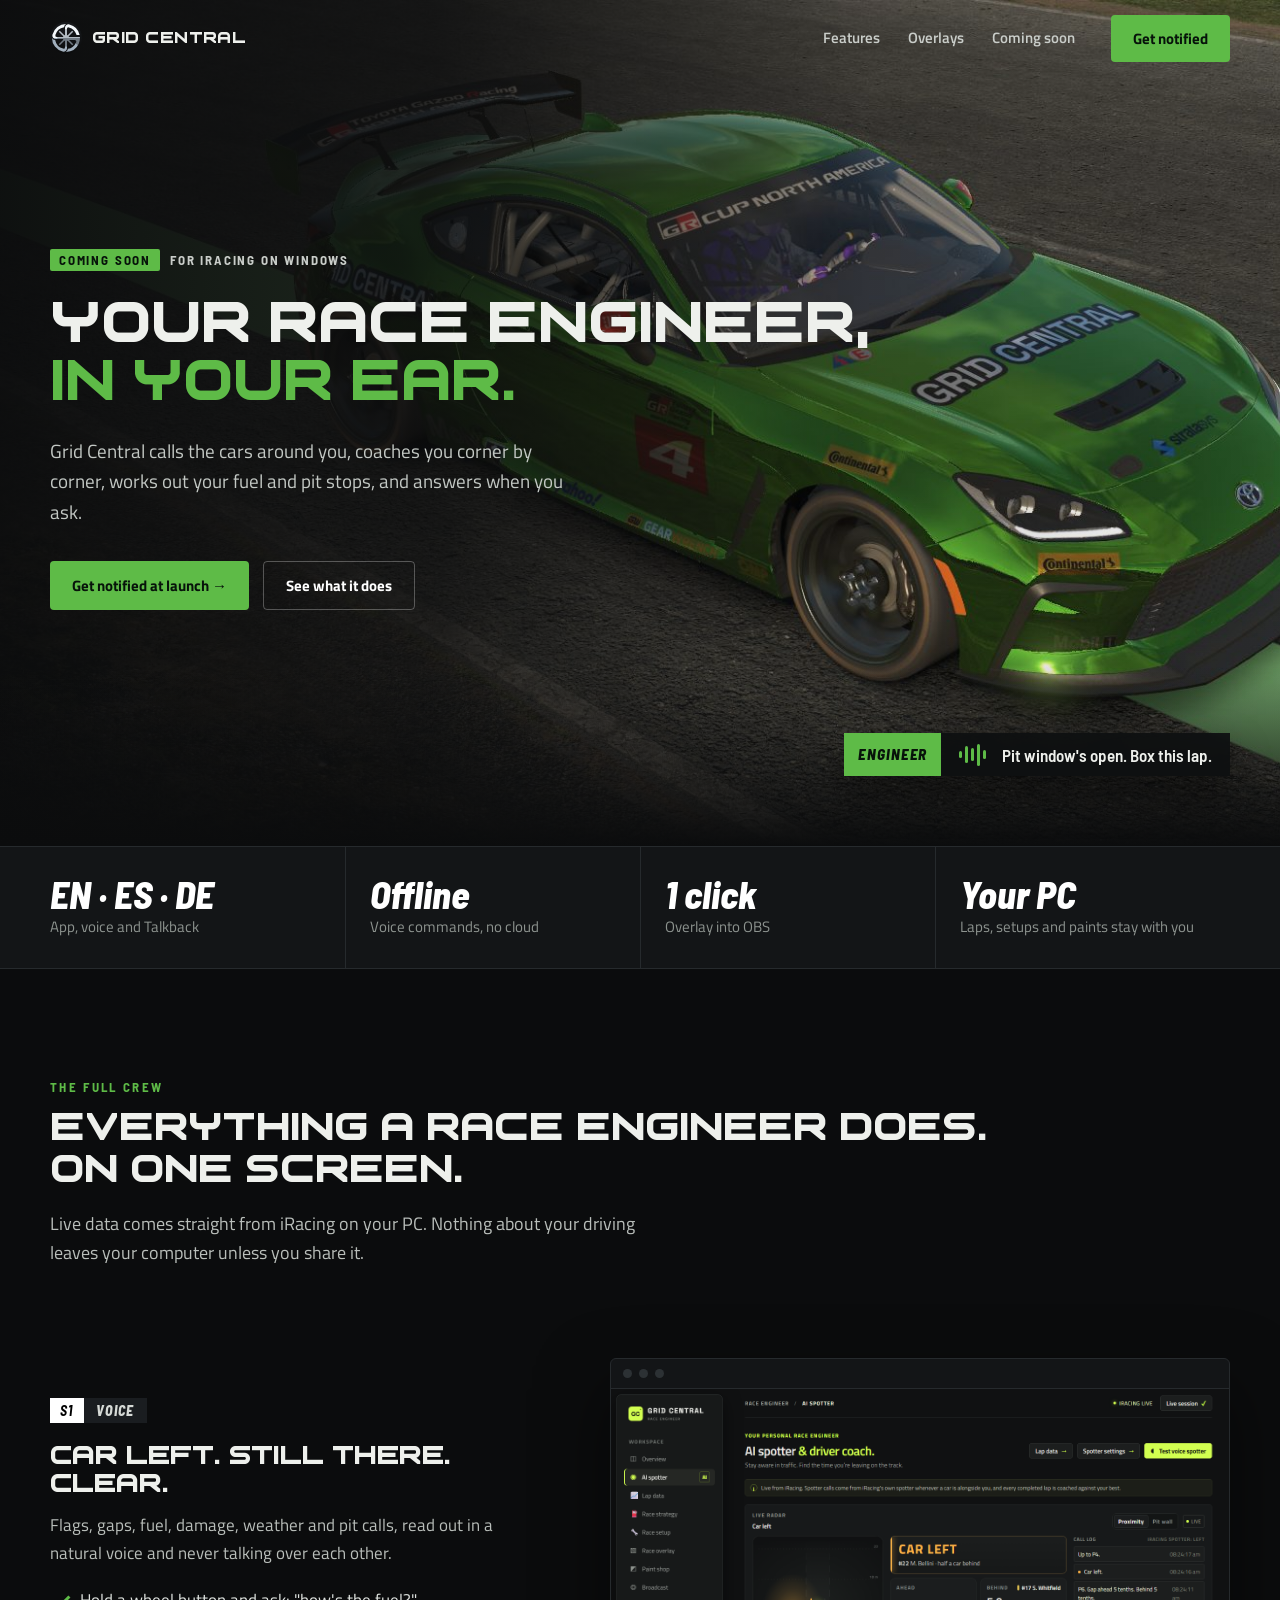
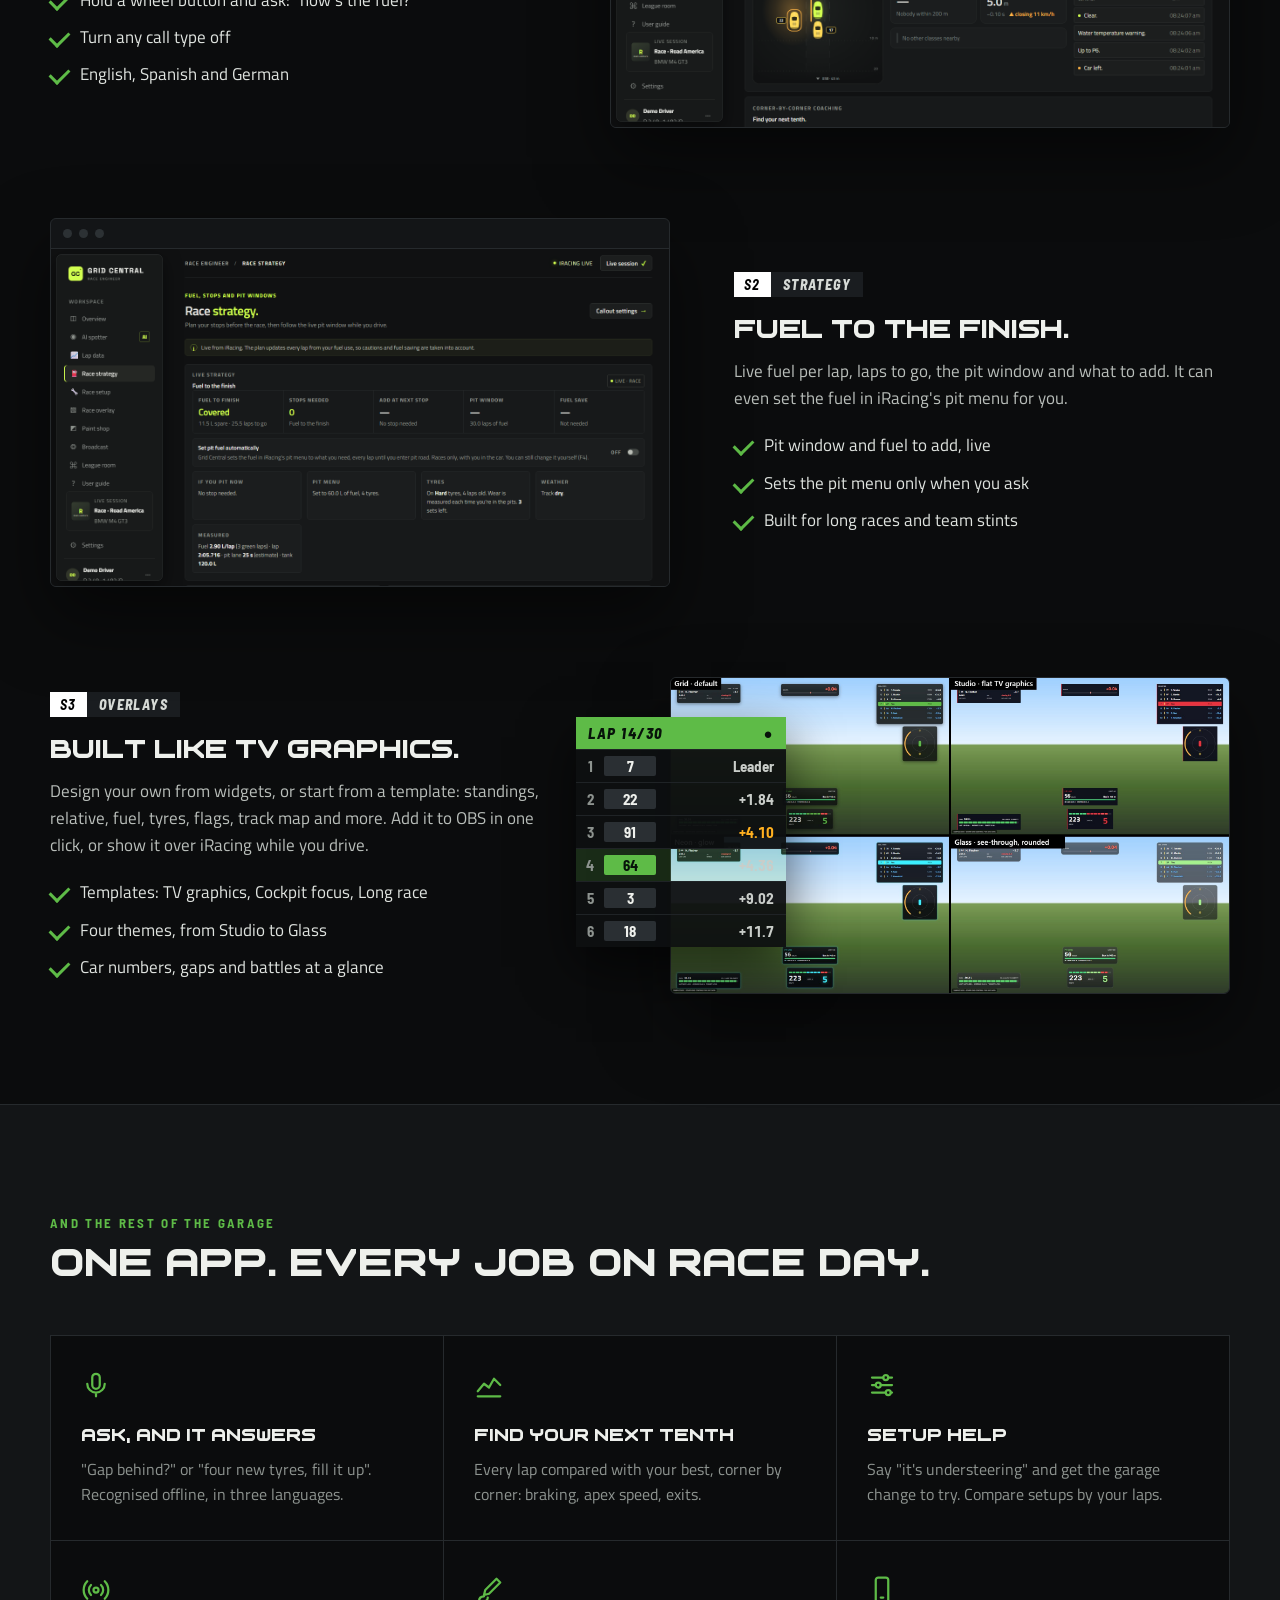
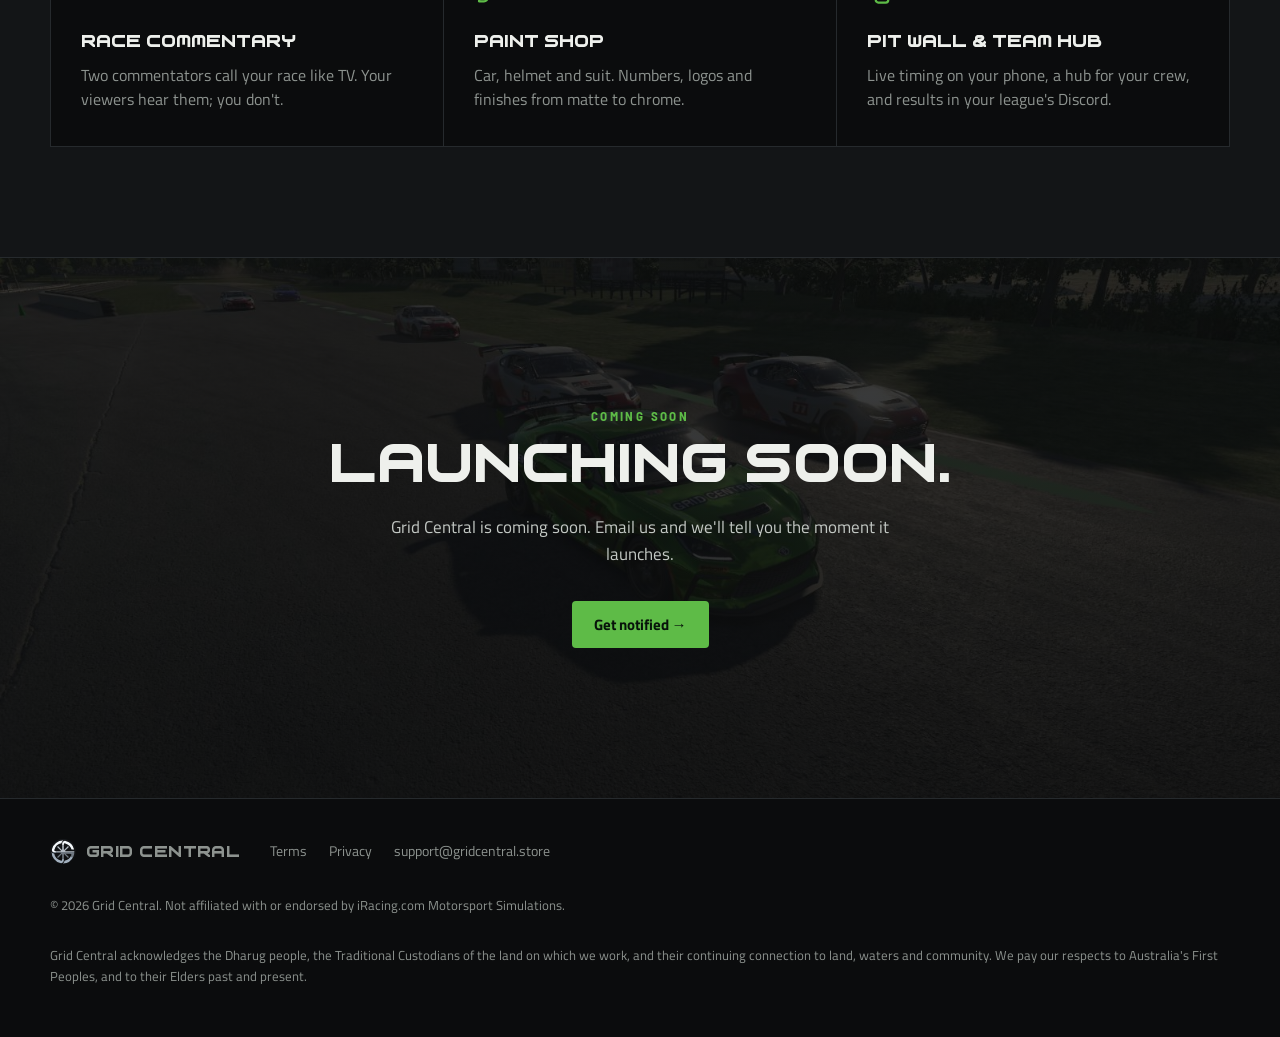
<file: index.html>
<!DOCTYPE html>
<html lang="en">
<head>
<meta charset="UTF-8">
<meta name="viewport" content="width=device-width, initial-scale=1.0">
<meta http-equiv="Content-Security-Policy" content="default-src 'self'; script-src 'self'; style-src 'self' 'unsafe-inline'; img-src 'self'; font-src 'self'; base-uri 'none'; form-action 'none'; object-src 'none'">
<title>Grid Central · Coming Soon</title>
<meta name="description" content="Grid Central is your race engineer for iRacing on Windows: it calls the cars around you, coaches you corner by corner, works out your fuel and pit stops, and answers when you ask. Coming soon.">
<meta property="og:title" content="Grid Central · Coming Soon">
<meta property="og:description" content="Your race engineer, in your ear: a voice spotter, driver coach, live fuel strategy and TV-style overlays for iRacing on Windows. Coming soon.">
<meta property="og:image" content="https://gridcentral.store/site/overview.png">
<meta property="og:type" content="website">
<meta property="og:url" content="https://gridcentral.store/">
<meta name="twitter:card" content="summary_large_image">
<link rel="icon" href="site/icon.svg?v=2" type="image/svg+xml">
<link rel="stylesheet" href="site/fonts/fonts.css">
<!-- The coming soon page (owner's new design, 6 Nov 2026; it replaces the one from 20 Oct): what Grid Central is, until
     the full site (index.html in dist\GitHub upload, with the shop) goes up at launch. Upload it to the website as
     index.html, with site/fonts, site/hero.jpg, site/band.jpg and site/overlay-themes.jpg. Fonts are bundled
     (site/fonts/fonts.css), so nothing is fetched from Google. The two race photos are the owner's own screenshots (6 Nov,
     their Grid Central GR86); the stand-ins in the design samples were iRacing's, from iracing.com, and can't be used. -->
<style>
  :root {
    --bg: #0b0c0d; --s1: #131517; --s2: #1a1d20; --line: #262a2d;
    --text: #eef0ec; --muted: #8d938f; --g: #5ebb47; --g2: #86e06a; --red: #e5322d;
    --cond: 'Barlow Semi Condensed', 'Arial Narrow', sans-serif;
    --body: 'Titillium Web', 'Segoe UI', sans-serif;
    --brand: 'Grid Central Modern', 'Segoe UI', sans-serif;
    --head: 'Grid Central Modern', 'Barlow Semi Condensed', 'Arial Narrow', sans-serif; /* headings: the in-house font, Bold */
  }
  * { box-sizing: border-box; margin: 0; padding: 0; }
  html { scroll-behavior: smooth; }
  body { background: var(--bg); color: var(--text); font: 400 17px/1.6 var(--body); overflow-x: hidden; }
  a { color: inherit; text-decoration: none; }
  img { display: block; max-width: 100%; }
  .wrap { width: min(1180px, 100% - 48px); margin: 0 auto; }

  .ribbon-unused { background: #f2c94c; color: #1a1500; font: 600 13px/1.4 var(--body); text-align: center; padding: 6px 16px; }

  /* nav */
  nav { position: absolute; left: 0; right: 0; z-index: 10; }
  nav .wrap { display: flex; align-items: center; gap: 36px; height: 76px; }
  .logo { display: flex; align-items: center; gap: 10px; font: 700 15px var(--brand); letter-spacing: .03em; }
  nav ul { display: flex; gap: 28px; list-style: none; margin-left: auto; font-weight: 600; font-size: 15px; color: #c9cdc9; }
  nav ul a:hover { color: #fff; }
  .btn { display: inline-flex; align-items: center; gap: 10px; font: 700 15px var(--body); padding: 12px 22px; border-radius: 4px; transition: background .2s, transform .2s; }
  .btn-g { background: var(--g); color: #07130a; }
  .btn-g:hover { background: var(--g2); transform: translateY(-1px); }
  .btn-o { border: 1px solid rgba(255,255,255,.28); color: #fff; }
  .btn-o:hover { border-color: #fff; }

  /* hero */
  .hero { position: relative; min-height: 94vh; display: flex; align-items: center;
    background: linear-gradient(90deg, rgba(11,12,13,.97) 0%, rgba(11,12,13,.82) 34%, rgba(11,12,13,.15) 68%, rgba(11,12,13,.05) 100%),
                url(site/hero.jpg) 30% center / cover; }
  .hero::after { content: ""; position: absolute; inset: auto 0 0 0; height: 180px; background: linear-gradient(transparent, var(--bg)); }
  .hero .wrap { position: relative; z-index: 2; padding: 130px 0 120px; }
  .live { display: inline-flex; align-items: center; gap: 10px; font: 700 13px var(--cond); letter-spacing: .14em; text-transform: uppercase; }
  .live b { background: var(--g); color: #07130a; padding: 3px 9px; border-radius: 2px; }
  .live span { color: #c9cdc9; }
  h1 { font: 700 clamp(2.2rem, 4.4vw, 3.8rem)/1.02 var(--head); text-transform: uppercase; margin: 22px 0 26px; max-width: 15em; }
  h1 em { color: var(--g); font-style: inherit; display: block; }
  .hero p { max-width: 520px; color: #c3c8c4; font-size: 19px; }
  .hero .ctas { display: flex; gap: 14px; margin-top: 34px; flex-wrap: wrap; }

  .lower-third { position: absolute; z-index: 3; right: max(24px, calc((100% - 1180px) / 2)); bottom: 70px; display: flex; align-items: stretch; box-shadow: 0 18px 40px rgba(0,0,0,.45); }
  .lower-third .who { background: var(--g); color: #07130a; font: italic 800 15px/1 var(--cond); letter-spacing: .08em; padding: 14px 14px; display: flex; align-items: center; }
  .lower-third .say { background: rgba(14,16,17,.92); backdrop-filter: blur(6px); padding: 10px 18px; display: flex; align-items: center; gap: 16px; font: 600 17px var(--cond); }
  .wave { display: flex; gap: 3px; align-items: center; height: 22px; }
  .wave i { width: 3px; background: var(--g); border-radius: 2px; animation: wv 1s ease-in-out infinite; }
  .wave i:nth-child(1) { height: 30%; } .wave i:nth-child(2) { height: 80%; animation-delay: -.2s; } .wave i:nth-child(3) { height: 55%; animation-delay: -.5s; }
  .wave i:nth-child(4) { height: 100%; animation-delay: -.7s; } .wave i:nth-child(5) { height: 40%; animation-delay: -.3s; }
  @keyframes wv { 50% { transform: scaleY(.35); } }

  /* stats strip */
  .strip { border-top: 1px solid var(--line); border-bottom: 1px solid var(--line); background: var(--s1); }
  .strip .wrap { display: grid; grid-template-columns: repeat(4, 1fr); }
  .stat { padding: 28px 24px; border-left: 1px solid var(--line); }
  .stat:first-child { border-left: 0; padding-left: 0; }
  .stat b { display: block; font: italic 800 38px/1 var(--cond); color: #fff; }
  .stat span { color: var(--muted); font-size: 15px; }

  /* sectors */
  section { padding: 110px 0; }
  .eyebrow { font: 700 13px var(--cond); letter-spacing: .18em; text-transform: uppercase; color: var(--g); }
  h2 { font: 700 clamp(1.6rem, 3vw, 2.5rem)/1.08 var(--head); text-transform: uppercase; margin: 12px 0 20px; }
  .lead { color: #b9beba; max-width: 620px; font-size: 18px; }
  .sector { display: grid; grid-template-columns: 1fr 1.25fr; gap: 64px; align-items: center; margin-top: 90px; }
  .sector.flip { grid-template-columns: 1.25fr 1fr; }
  .sector.flip .txt { order: 2; }
  .sector-tag { display: inline-flex; font: italic 800 14px var(--cond); letter-spacing: .1em; }
  .sector-tag b { background: #fff; color: #000; padding: 4px 10px; }
  .sector-tag span { background: var(--s2); padding: 4px 12px; color: #d6dad6; }
  .sector h3 { font: 700 1.6rem/1.1 var(--head); text-transform: uppercase; margin: 18px 0 14px; }
  .sector p { color: #b9beba; }
  .ticks { list-style: none; margin-top: 20px; display: grid; gap: 10px; }
  .ticks li { padding-left: 30px; position: relative; color: #dfe3df; }
  .ticks li::before { content: ""; position: absolute; left: 0; top: 7px; width: 16px; height: 9px; border-left: 3px solid var(--g); border-bottom: 3px solid var(--g); transform: rotate(-45deg); }
  .frame { position: relative; border: 1px solid var(--line); background: var(--s1); border-radius: 6px; overflow: hidden; box-shadow: 0 30px 70px rgba(0,0,0,.5); }
  .frame .bar { height: 30px; display: flex; align-items: center; gap: 7px; padding: 0 12px; border-bottom: 1px solid var(--line); }
  .frame .bar i { width: 9px; height: 9px; border-radius: 50%; background: #2c3134; }
  .visual { position: relative; }
  .frame.shift { margin-left: 60px; }

  /* timing tower */
  .tower { position: absolute; left: -34px; top: 40px; width: 210px; font: 700 15px var(--cond); box-shadow: 0 20px 50px rgba(0,0,0,.6); z-index: 2; }
  .tower .hd { background: var(--g); color: #07130a; font-style: italic; font-weight: 800; letter-spacing: .1em; padding: 7px 12px; display: flex; justify-content: space-between; }
  .tower .row { display: grid; grid-template-columns: 28px 52px 1fr; align-items: center; background: rgba(13,15,16,.95); border-top: 1px solid #1f2326; padding: 6px 12px 6px 0; }
  .tower .row .p { text-align: center; color: var(--muted); }
  .tower .row .n { background: #2a2f33; text-align: center; padding: 1px 0; border-radius: 2px; }
  .tower .row .gap { text-align: right; color: #c9cdc9; font-variant-numeric: tabular-nums; }
  .tower .row.me { background: rgba(94,187,71,.18); }
  .tower .row.me .n { background: var(--g); color: #07130a; }
  .tower .row.fight .gap { color: #ffb020; }

  /* more */
  .more { background: var(--s1); border-top: 1px solid var(--line); border-bottom: 1px solid var(--line); }
  .grid6 { display: grid; grid-template-columns: repeat(3, 1fr); gap: 1px; background: var(--line); border: 1px solid var(--line); margin-top: 50px; }
  .card { background: var(--bg); padding: 34px 30px; transition: background .2s; }
  .card:hover { background: #101214; }
  .card svg { width: 30px; height: 30px; stroke: var(--g); fill: none; stroke-width: 1.8; stroke-linecap: round; stroke-linejoin: round; }
  .card h3 { font: 700 1.05rem/1.25 var(--head); text-transform: uppercase; margin: 18px 0 10px; }
  .card p { color: var(--muted); font-size: 15.5px; }

  /* cta */
  .cta { position: relative; padding: 150px 0; text-align: center; background: linear-gradient(rgba(11,12,13,.78), rgba(11,12,13,.9)), url(site/band.jpg) center / cover; }
  .cta h2 { font-size: clamp(2rem, 4.2vw, 3.4rem); }
  .cta p { color: #c3c8c4; max-width: 560px; margin: 0 auto 32px; }

  footer { border-top: 1px solid var(--line); padding: 40px 0 50px; color: var(--muted); font-size: 14px; }
  footer .wrap { display: flex; gap: 30px; align-items: center; flex-wrap: wrap; }
  footer ul { display: flex; flex-wrap: wrap; gap: 8px 22px; list-style: none; }
  footer ul a:hover { color: #fff; }
  footer .fine { flex-basis: 100%; font-size: 13px; color: var(--muted); }

  @media (max-width: 900px) {
    nav ul { display: none; }
    .lower-third { display: none; }
    .strip .wrap { grid-template-columns: 1fr 1fr; }
    .stat { border-left: 0; padding-left: 0; }
    .sector, .sector.flip { grid-template-columns: 1fr; gap: 36px; }
    .sector.flip .txt { order: 0; }
    .hero { background-position: 0 0, 62% center; }
    .tower { position: static; width: auto; max-width: 260px; margin: 0 0 16px; font-size: 13px; }
    .frame.shift { margin-left: 0; }
    .stat b { font-size: 30px; }
    .grid6 { grid-template-columns: 1fr; }
  }
  @media (prefers-reduced-motion: reduce) { .wave i { animation: none; } html { scroll-behavior: auto; } }
</style>
</head>
<body>

<nav>
  <div class="wrap">
    <a class="logo" href="#"><img src="site/icon.svg?v=2" alt="" width="32" height="32">GRID CENTRAL</a>
    <ul><li><a href="#features">Features</a></li><li><a href="#overlays">Overlays</a></li><li><a href="#soon">Coming soon</a></li></ul>
    <a class="btn btn-g" href="#soon">Get notified</a>
  </div>
</nav>

<header class="hero">
  <div class="wrap">
    <div class="live"><b>Coming soon</b><span>For iRacing on Windows</span></div>
    <h1>Your race engineer, <em>in your ear.</em></h1>
    <p>Grid Central calls the cars around you, coaches you corner by corner, works out your fuel and pit stops, and answers when you ask.</p>
    <div class="ctas"><a class="btn btn-g" href="#soon">Get notified at launch →</a><a class="btn btn-o" href="#features">See what it does</a></div>
  </div>
  <div class="lower-third" aria-hidden="true">
    <div class="who">ENGINEER</div>
    <div class="say"><div class="wave"><i></i><i></i><i></i><i></i><i></i></div>Pit window's open. Box this lap.</div>
  </div>
</header>

<div class="strip">
  <div class="wrap">
    <div class="stat"><b>EN · ES · DE</b><span>App, voice and Talkback</span></div>
    <div class="stat"><b>Offline</b><span>Voice commands, no cloud</span></div>
    <div class="stat"><b>1 click</b><span>Overlay into OBS</span></div>
    <div class="stat"><b>Your PC</b><span>Laps, setups and paints stay with you</span></div>
  </div>
</div>

<section id="features">
  <div class="wrap">
    <div class="eyebrow">The full crew</div>
    <h2>Everything a race engineer does.<br>On one screen.</h2>
    <p class="lead">Live data comes straight from iRacing on your PC. Nothing about your driving leaves your computer unless you share it.</p>

    <div class="sector">
      <div class="txt">
        <div class="sector-tag"><b>S1</b><span>VOICE</span></div>
        <h3>Car left. Still there. Clear.</h3>
        <p>Flags, gaps, fuel, damage, weather and pit calls, read out in a natural voice and never talking over each other.</p>
        <ul class="ticks"><li>Hold a wheel button and ask: "how's the fuel?"</li><li>Turn any call type off</li><li>English, Spanish and German</li></ul>
      </div>
      <div class="visual"><div class="frame"><div class="bar"><i></i><i></i><i></i></div><img src="site/spotter.png" alt="Grid Central's AI spotter screen"></div></div>
    </div>

    <div class="sector flip">
      <div class="txt">
        <div class="sector-tag"><b>S2</b><span>STRATEGY</span></div>
        <h3>Fuel to the finish.</h3>
        <p>Live fuel per lap, laps to go, the pit window and what to add. It can even set the fuel in iRacing's pit menu for you.</p>
        <ul class="ticks"><li>Pit window and fuel to add, live</li><li>Sets the pit menu only when you ask</li><li>Built for long races and team stints</li></ul>
      </div>
      <div class="visual"><div class="frame"><div class="bar"><i></i><i></i><i></i></div><img src="site/strategy.png" alt="Grid Central's race strategy screen"></div></div>
    </div>

    <div class="sector" id="overlays">
      <div class="txt">
        <div class="sector-tag"><b>S3</b><span>OVERLAYS</span></div>
        <h3>Built like TV graphics.</h3>
        <p>Design your own from widgets, or start from a template: standings, relative, fuel, tyres, flags, track map and more. Add it to OBS in one click, or show it over iRacing while you drive.</p>
        <ul class="ticks"><li>Templates: TV graphics, Cockpit focus, Long race</li><li>Four themes, from Studio to Glass</li><li>Car numbers, gaps and battles at a glance</li></ul>
      </div>
      <div class="visual">
        <div class="tower" aria-hidden="true">
          <div class="hd"><span>LAP 14/30</span><span>●</span></div>
          <div class="row"><span class="p">1</span><span class="n">7</span><span class="gap">Leader</span></div>
          <div class="row"><span class="p">2</span><span class="n">22</span><span class="gap">+1.84</span></div>
          <div class="row fight"><span class="p">3</span><span class="n">91</span><span class="gap">+4.10</span></div>
          <div class="row me"><span class="p">4</span><span class="n">64</span><span class="gap">+4.36</span></div>
          <div class="row"><span class="p">5</span><span class="n">3</span><span class="gap">+9.02</span></div>
          <div class="row"><span class="p">6</span><span class="n">18</span><span class="gap">+11.7</span></div>
        </div>
        <div class="frame shift"><img src="site/overlay-themes.jpg" alt="Grid Central overlay themes"></div>
      </div>
    </div>
  </div>
</section>

<section class="more">
  <div class="wrap">
    <div class="eyebrow">And the rest of the garage</div>
    <h2>One app. Every job on race day.</h2>
    <div class="grid6">
      <div class="card"><svg viewBox="0 0 24 24"><path d="M12 3a3 3 0 0 0-3 3v6a3 3 0 0 0 6 0V6a3 3 0 0 0-3-3z"/><path d="M5 11a7 7 0 0 0 14 0M12 18v3"/></svg><h3>Ask, and it answers</h3><p>"Gap behind?" or "four new tyres, fill it up". Recognised offline, in three languages.</p></div>
      <div class="card"><svg viewBox="0 0 24 24"><path d="M3 17l5-6 4 3 4-7 5 5"/><path d="M3 21h18"/></svg><h3>Find your next tenth</h3><p>Every lap compared with your best, corner by corner: braking, apex speed, exits.</p></div>
      <div class="card"><svg viewBox="0 0 24 24"><path d="M4 6h9M17 6h3M4 12h3M11 12h9M4 18h11M19 18h1"/><circle cx="15" cy="6" r="2"/><circle cx="9" cy="12" r="2"/><circle cx="17" cy="18" r="2"/></svg><h3>Setup help</h3><p>Say "it's understeering" and get the garage change to try. Compare setups by your laps.</p></div>
      <div class="card"><svg viewBox="0 0 24 24"><circle cx="12" cy="12" r="2"/><path d="M8 8a5.5 5.5 0 0 0 0 8M16 8a5.5 5.5 0 0 1 0 8M5 5a10 10 0 0 0 0 14M19 5a10 10 0 0 1 0 14"/></svg><h3>Race commentary</h3><p>Two commentators call your race like TV. Your viewers hear them; you don't.</p></div>
      <div class="card"><svg viewBox="0 0 24 24"><path d="M18 3l3 3-9 9-4 1 1-4z"/><path d="M8 17c-2 0-4 1-4 4h4a3 3 0 0 0 3-3"/></svg><h3>Paint shop</h3><p>Car, helmet and suit. Numbers, logos and finishes from matte to chrome.</p></div>
      <div class="card"><svg viewBox="0 0 24 24"><rect x="7" y="2" width="10" height="20" rx="2"/><path d="M11 18h2"/></svg><h3>Pit wall &amp; team hub</h3><p>Live timing on your phone, a hub for your crew, and results in your league's Discord.</p></div>
    </div>
  </div>
</section>

<section class="cta" id="soon">
  <div class="wrap">
    <div class="eyebrow">Coming soon</div>
    <h2>Launching soon.</h2>
    <p>Grid Central is coming soon. Email us and we'll tell you the moment it launches.</p>
    <div class="ctas" style="justify-content:center;display:flex;gap:14px;flex-wrap:wrap"><a class="btn btn-g" href="mailto:support@gridcentral.store?subject=Tell%20me%20when%20Grid%20Central%20launches">Get notified →</a></div>
  </div>
</section>

<footer>
  <div class="wrap">
    <a class="logo" href="#"><img src="site/icon.svg?v=2" alt="" width="26" height="26">GRID CENTRAL</a>
    <ul><li><a href="terms.html">Terms</a></li><li><a href="privacy.html">Privacy</a></li><li><a href="mailto:support@gridcentral.store">support@gridcentral.store</a></li></ul>
    <p class="fine">© 2026 Grid Central. Not affiliated with or endorsed by iRacing.com Motorsport Simulations.</p>
    <p class="fine">Grid Central acknowledges the Dharug people, the Traditional Custodians of the land on which we work, and their continuing connection to land, waters and community. We pay our respects to Australia's First Peoples, and to their Elders past and present.</p>
  </div>
</footer>

</body>
</html>
</file>
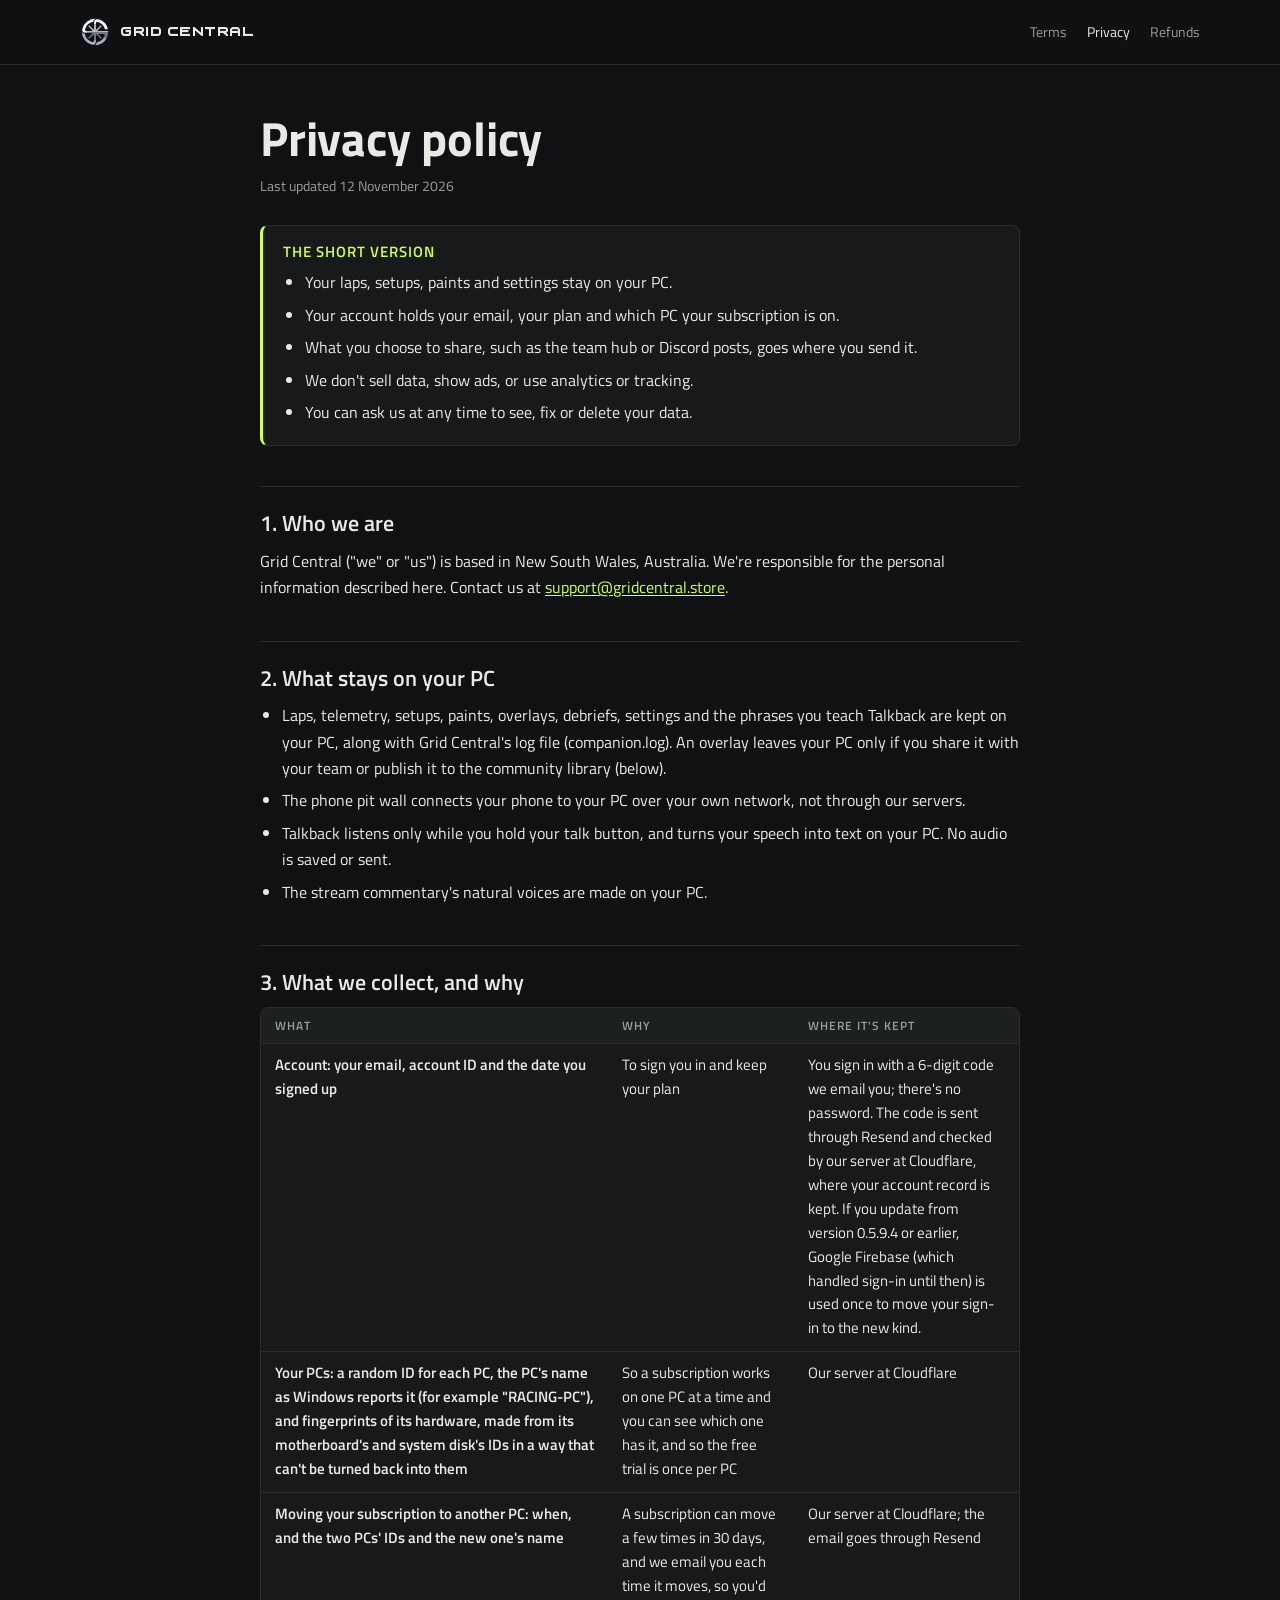
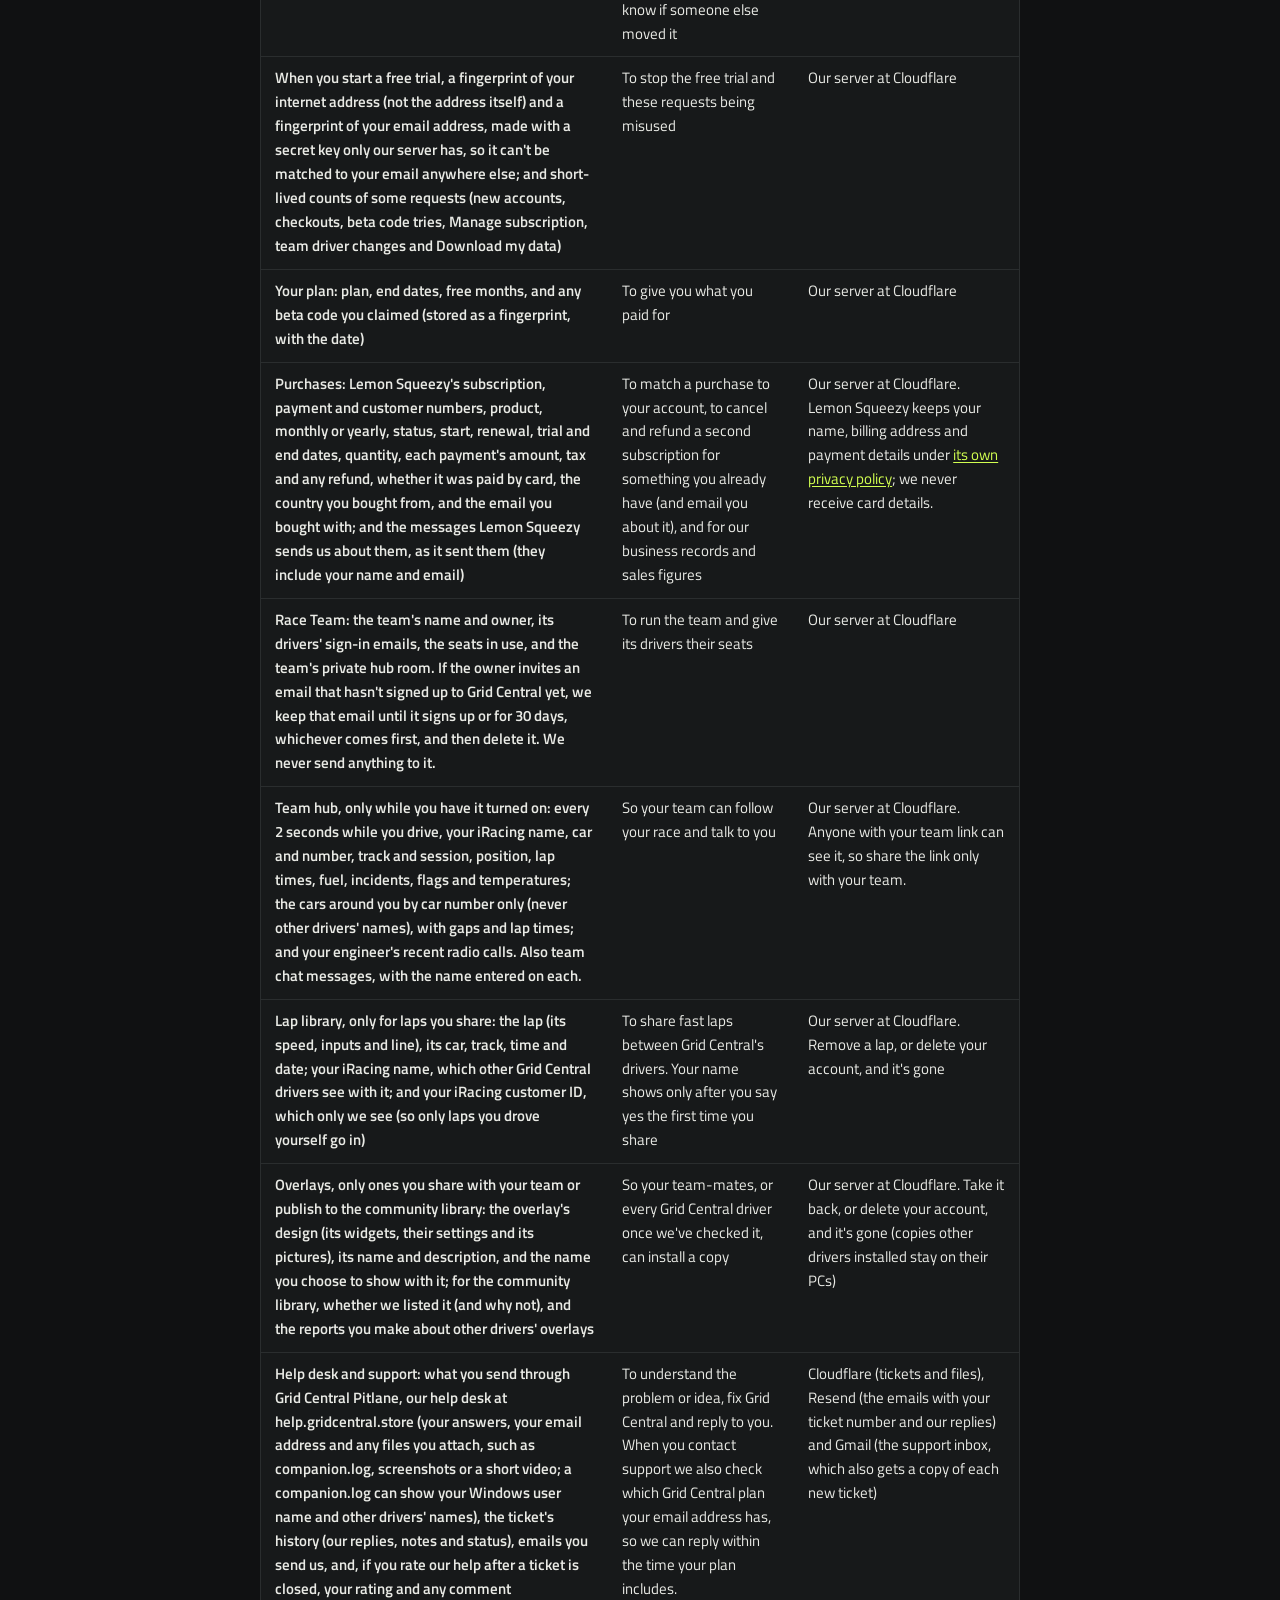
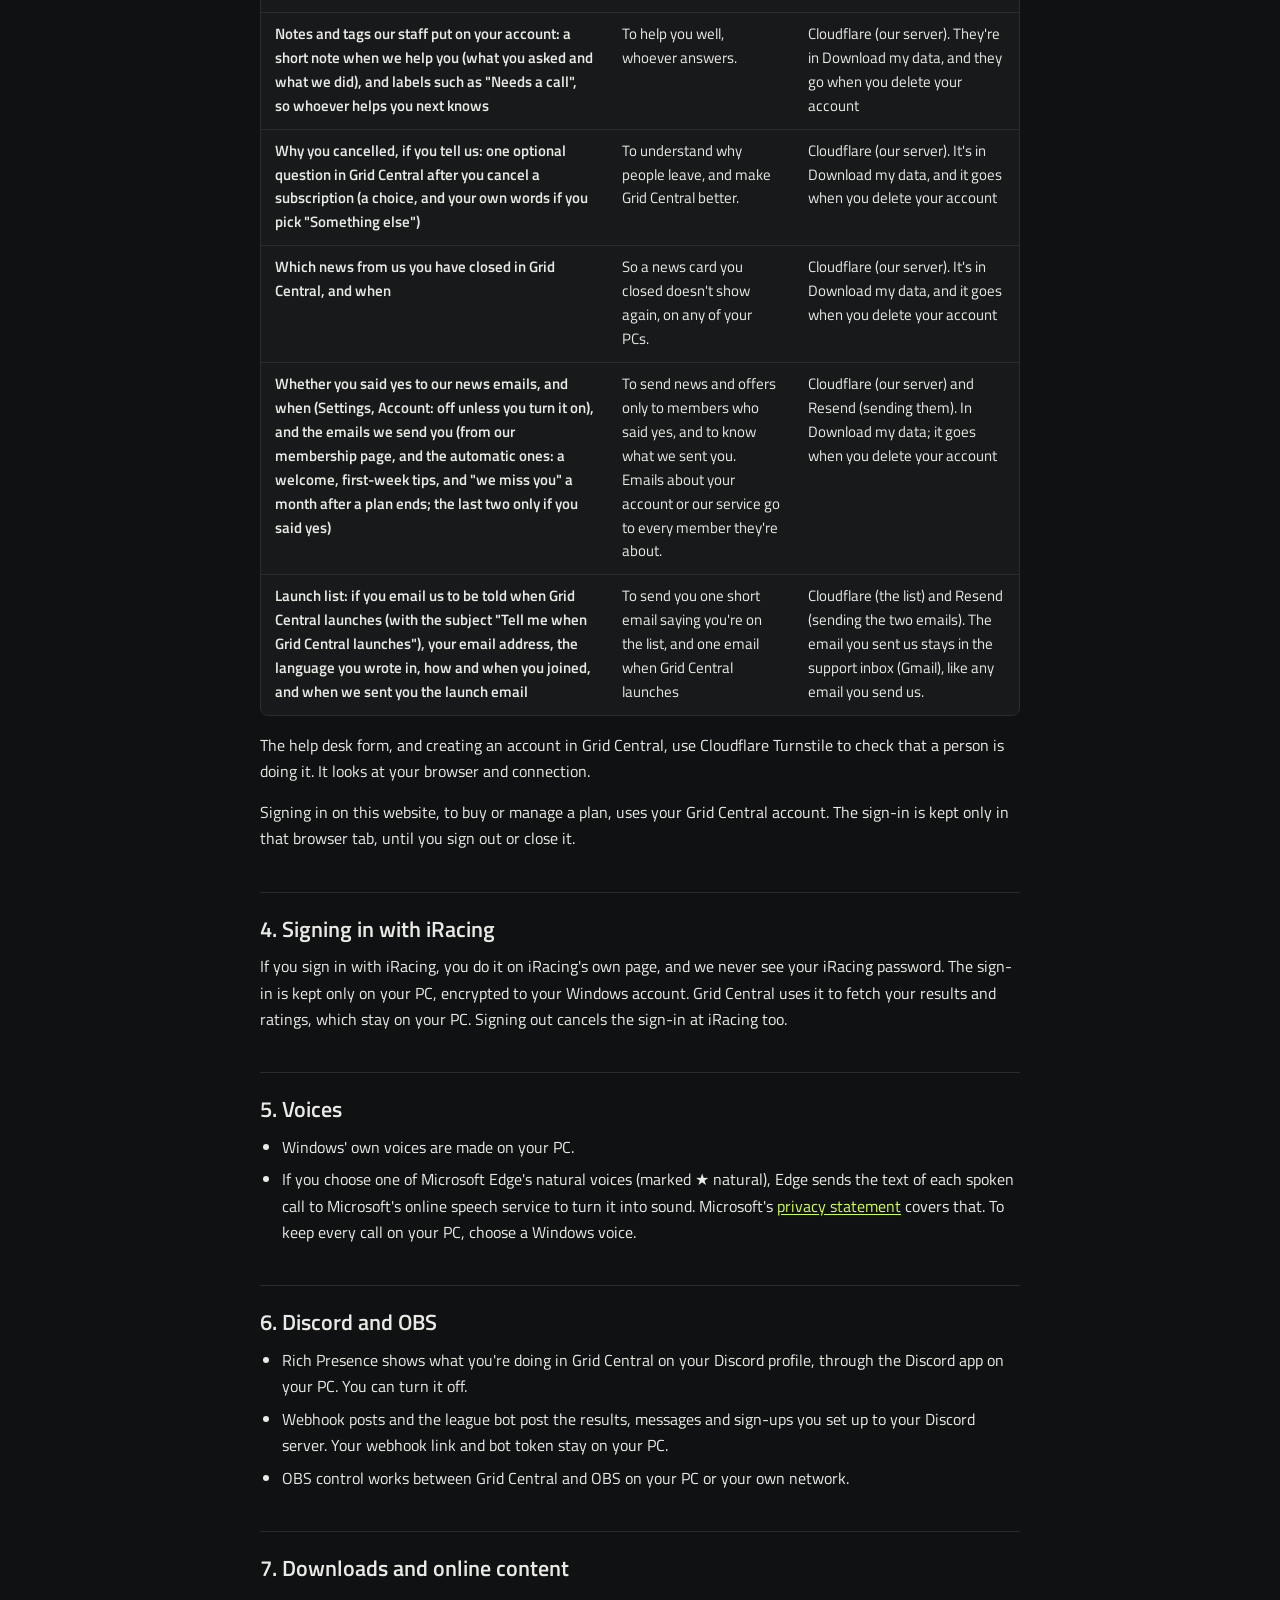
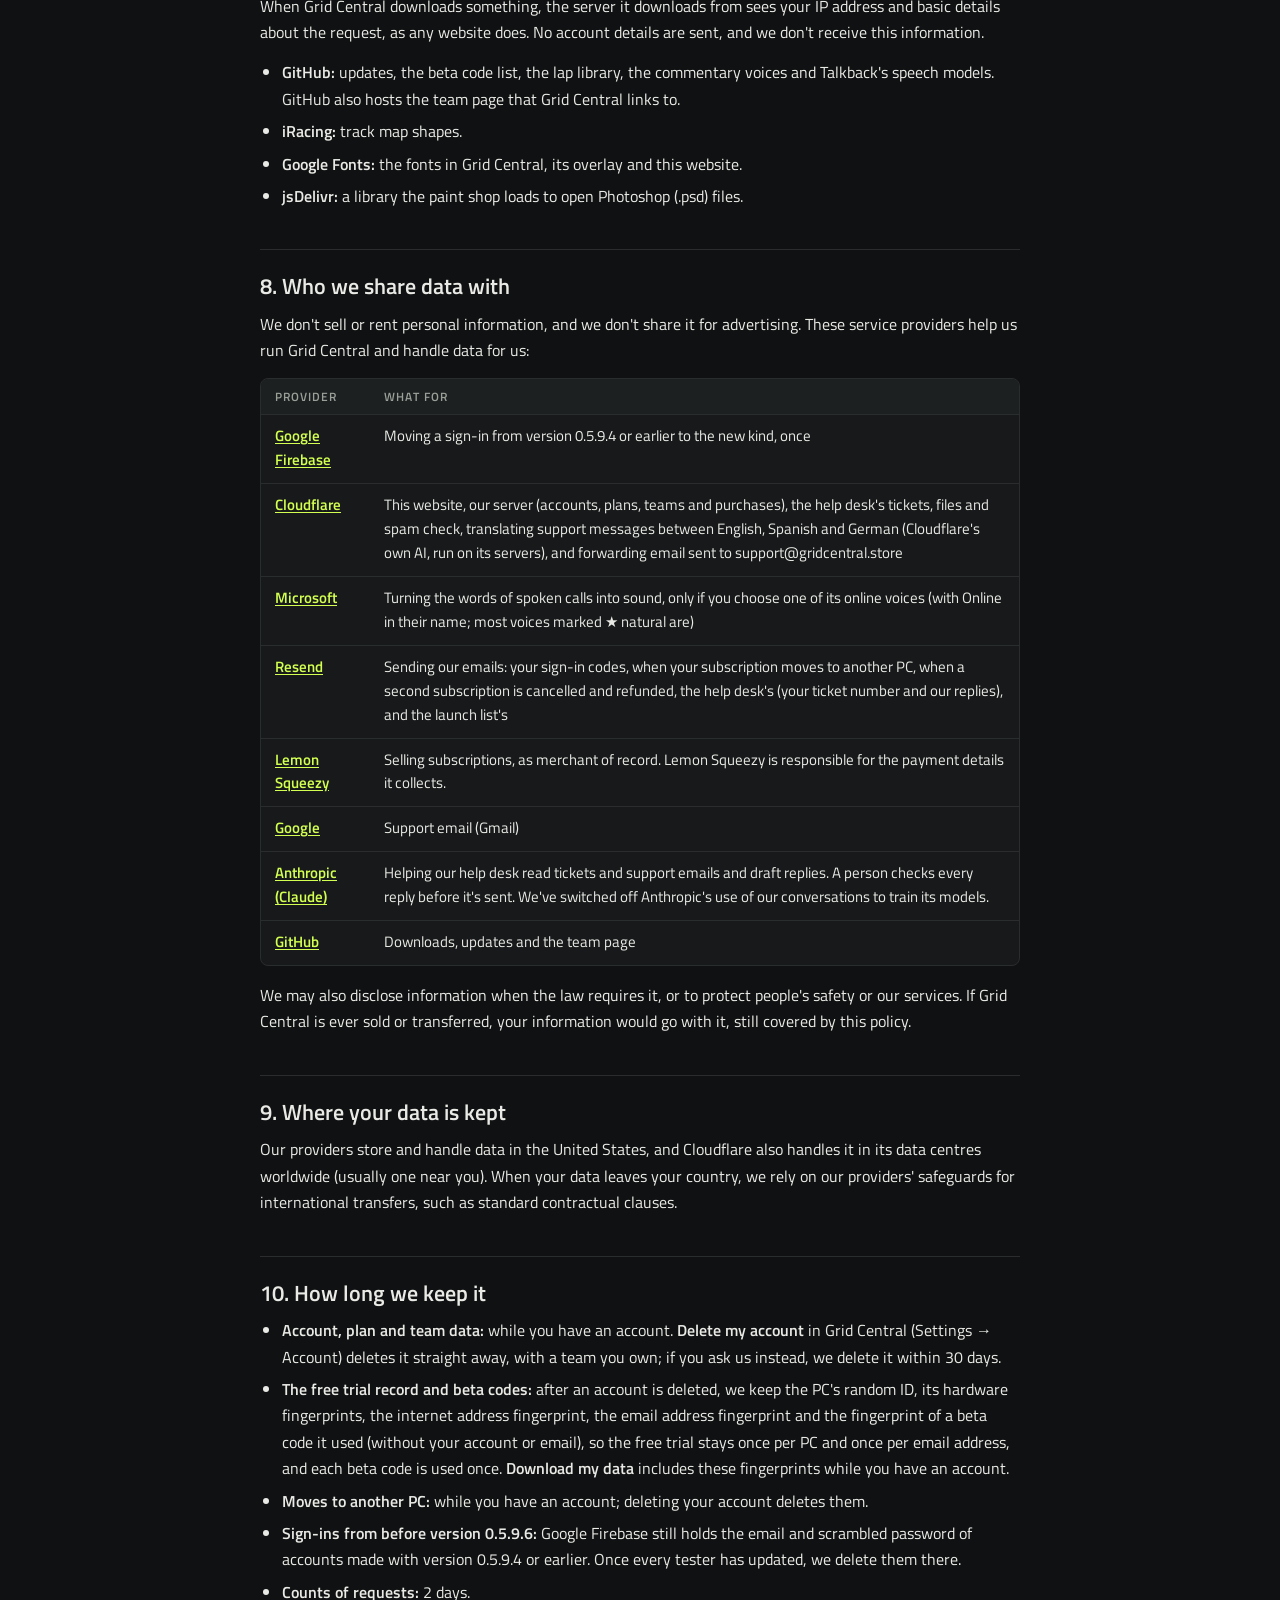
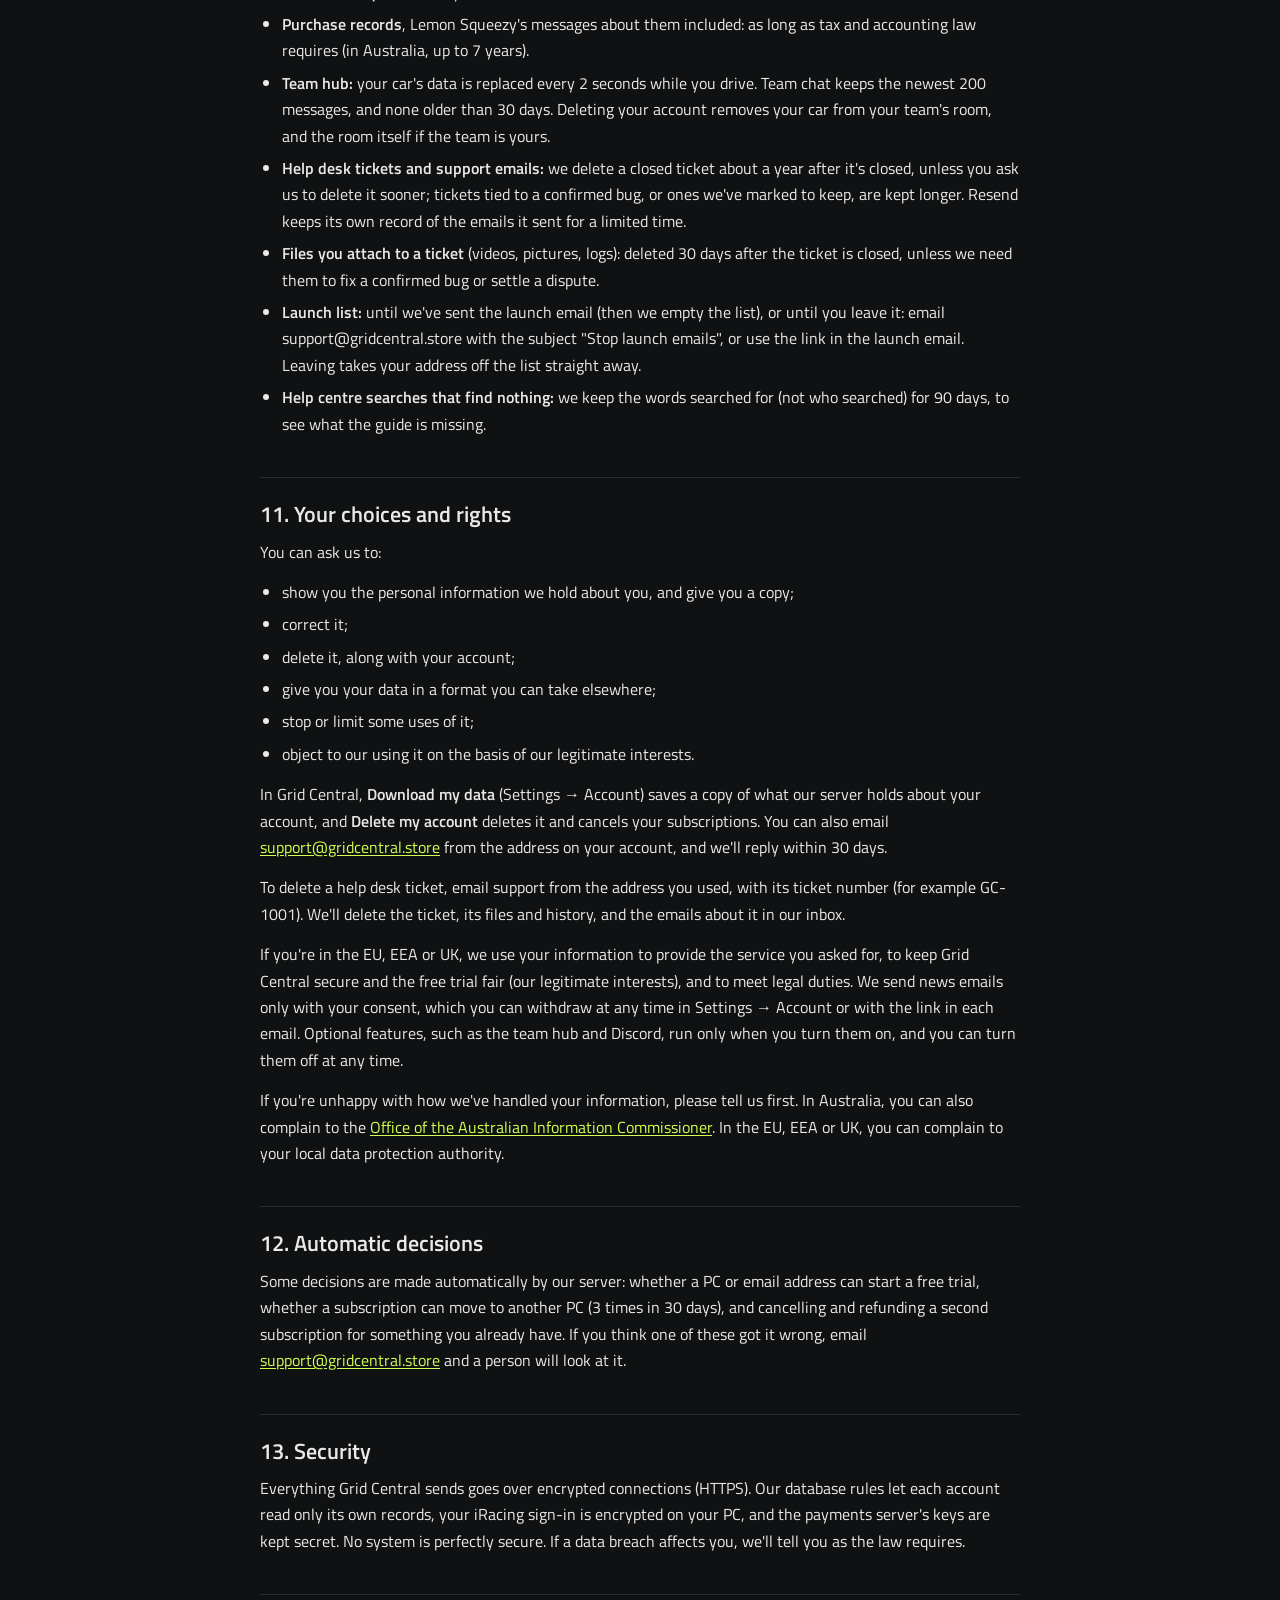
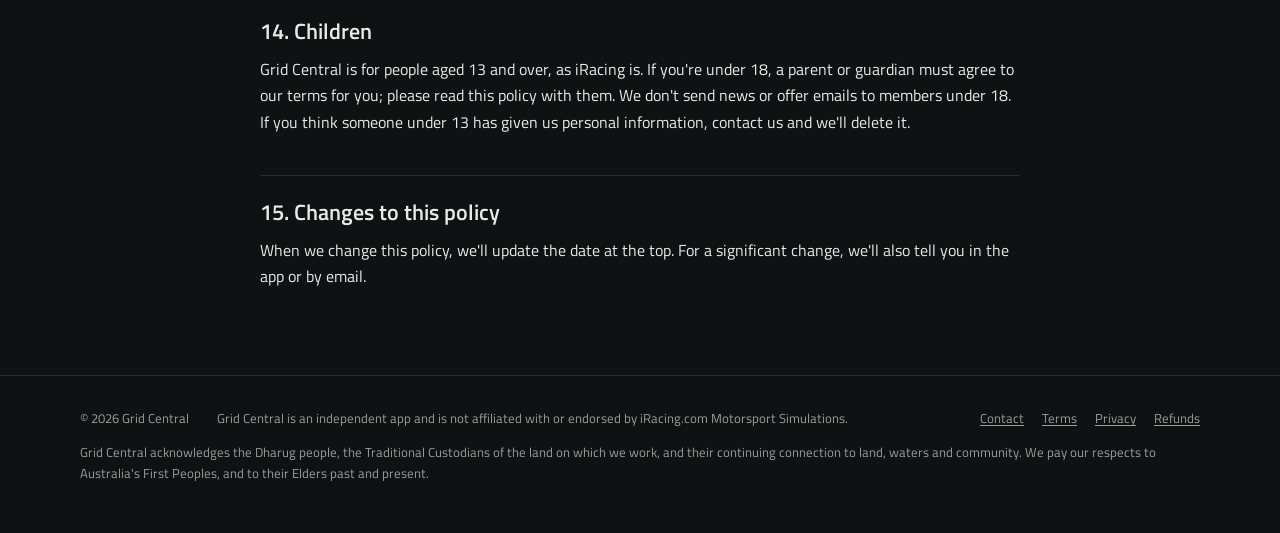
<file: privacy.html>
<!doctype html>
<html lang="en">
<head>
<meta charset="utf-8">
<meta name="viewport" content="width=device-width, initial-scale=1">
<title>Privacy policy · Grid Central</title>
<meta name="description" content="What Grid Central keeps on your PC, what it sends, who it shares it with, and how to see or delete your data.">
<link rel="icon" href="site/icon.svg?v=2" type="image/svg+xml">
<link rel="stylesheet" href="site/fonts/fonts.css">
<link rel="stylesheet" href="site/legal.css">
</head>
<body>
<header>
  <div class="wrap">
    <a class="brand" href="index.html"><img src="site/icon.svg?v=2" alt="">GRID CENTRAL</a>
    <nav aria-label="Legal">
      <a href="terms.html">Terms</a>
      <a href="privacy.html" aria-current="page">Privacy</a>
      <a href="refunds.html">Refunds</a>
    </nav>
  </div>
</header>

<main>
  <h1>Privacy policy</h1>
  <p class="updated">Last updated 12 November 2026</p>

  <section class="short" aria-labelledby="short-h">
    <h2 id="short-h">The short version</h2>
    <ul>
      <li>Your laps, setups, paints and settings stay on your PC.</li>
      <li>Your account holds your email, your plan and which PC your subscription is on.</li>
      <li>What you choose to share, such as the team hub or Discord posts, goes where you send it.</li>
      <li>We don't sell data, show ads, or use analytics or tracking.</li>
      <li>You can ask us at any time to see, fix or delete your data.</li>
    </ul>
  </section>

  <h2 id="who">1. Who we are</h2>
  <p>Grid Central ("we" or "us") is based in New South Wales, Australia. We're responsible for the personal information described here. Contact us at <a href="mailto:support@gridcentral.store">support@gridcentral.store</a>.</p>

  <h2 id="on-your-pc">2. What stays on your PC</h2>
  <ul>
    <li>Laps, telemetry, setups, paints, overlays, debriefs, settings and the phrases you teach Talkback are kept on your PC, along with Grid Central's log file (companion.log). An overlay leaves your PC only if you share it with your team or publish it to the community library (below).</li>
    <li>The phone pit wall connects your phone to your PC over your own network, not through our servers.</li>
    <li>Talkback listens only while you hold your talk button, and turns your speech into text on your PC. No audio is saved or sent.</li>
    <li>The stream commentary's natural voices are made on your PC.</li>
  </ul>

  <h2 id="collect">3. What we collect, and why</h2>
  <div class="table-wrap">
    <table>
      <thead><tr><th scope="col">What</th><th scope="col">Why</th><th scope="col">Where it's kept</th></tr></thead>
      <tbody>
        <tr>
          <th scope="row">Account: your email, account ID and the date you signed up</th>
          <td data-label="Why">To sign you in and keep your plan</td>
          <td data-label="Where">You sign in with a 6-digit code we email you; there's no password. The code is sent through Resend and checked by our server at Cloudflare, where your account record is kept. If you update from version 0.5.9.4 or earlier, Google Firebase (which handled sign-in until then) is used once to move your sign-in to the new kind.</td>
        </tr>
        <tr>
          <th scope="row">Your PCs: a random ID for each PC, the PC's name as Windows reports it (for example "RACING-PC"), and fingerprints of its hardware, made from its motherboard's and system disk's IDs in a way that can't be turned back into them</th>
          <td data-label="Why">So a subscription works on one PC at a time and you can see which one has it, and so the free trial is once per PC</td>
          <td data-label="Where">Our server at Cloudflare</td>
        </tr>
        <tr>
          <th scope="row">Moving your subscription to another PC: when, and the two PCs' IDs and the new one's name</th>
          <td data-label="Why">A subscription can move a few times in 30 days, and we email you each time it moves, so you'd know if someone else moved it</td>
          <td data-label="Where">Our server at Cloudflare; the email goes through Resend</td>
        </tr>
        <tr>
          <th scope="row">When you start a free trial, a fingerprint of your internet address (not the address itself) and a fingerprint of your email address, made with a secret key only our server has, so it can't be matched to your email anywhere else; and short-lived counts of some requests (new accounts, checkouts, beta code tries, Manage subscription, team driver changes and Download my data)</th>
          <td data-label="Why">To stop the free trial and these requests being misused</td>
          <td data-label="Where">Our server at Cloudflare</td>
        </tr>
        <tr>
          <th scope="row">Your plan: plan, end dates, free months, and any beta code you claimed (stored as a fingerprint, with the date)</th>
          <td data-label="Why">To give you what you paid for</td>
          <td data-label="Where">Our server at Cloudflare</td>
        </tr>
        <tr>
          <th scope="row">Purchases: Lemon Squeezy's subscription, payment and customer numbers, product, monthly or yearly, status, start, renewal, trial and end dates, quantity, each payment's amount, tax and any refund, whether it was paid by card, the country you bought from, and the email you bought with; and the messages Lemon Squeezy sends us about them, as it sent them (they include your name and email)</th>
          <td data-label="Why">To match a purchase to your account, to cancel and refund a second subscription for something you already have (and email you about it), and for our business records and sales figures</td>
          <td data-label="Where">Our server at Cloudflare. Lemon Squeezy keeps your name, billing address and payment details under <a href="https://www.lemonsqueezy.com/privacy">its own privacy policy</a>; we never receive card details.</td>
        </tr>
        <tr>
          <th scope="row">Race Team: the team's name and owner, its drivers' sign-in emails, the seats in use, and the team's private hub room. If the owner invites an email that hasn't signed up to Grid Central yet, we keep that email until it signs up or for 30 days, whichever comes first, and then delete it. We never send anything to it.</th>
          <td data-label="Why">To run the team and give its drivers their seats</td>
          <td data-label="Where">Our server at Cloudflare</td>
        </tr>
        <tr>
          <th scope="row">Team hub, only while you have it turned on: every 2 seconds while you drive, your iRacing name, car and number, track and session, position, lap times, fuel, incidents, flags and temperatures; the cars around you by car number only (never other drivers' names), with gaps and lap times; and your engineer's recent radio calls. Also team chat messages, with the name entered on each.</th>
          <td data-label="Why">So your team can follow your race and talk to you</td>
          <td data-label="Where">Our server at Cloudflare. Anyone with your team link can see it, so share the link only with your team.</td>
        </tr>
        <tr>
          <th scope="row">Lap library, only for laps you share: the lap (its speed, inputs and line), its car, track, time and date; your iRacing name, which other Grid Central drivers see with it; and your iRacing customer ID, which only we see (so only laps you drove yourself go in)</th>
          <td data-label="Why">To share fast laps between Grid Central's drivers. Your name shows only after you say yes the first time you share</td>
          <td data-label="Where">Our server at Cloudflare. Remove a lap, or delete your account, and it's gone</td>
        </tr>
        <tr>
          <th scope="row">Overlays, only ones you share with your team or publish to the community library: the overlay's design (its widgets, their settings and its pictures), its name and description, and the name you choose to show with it; for the community library, whether we listed it (and why not), and the reports you make about other drivers' overlays</th>
          <td data-label="Why">So your team-mates, or every Grid Central driver once we've checked it, can install a copy</td>
          <td data-label="Where">Our server at Cloudflare. Take it back, or delete your account, and it's gone (copies other drivers installed stay on their PCs)</td>
        </tr>
        <tr>
          <th scope="row">Help desk and support: what you send through Grid Central Pitlane, our help desk at help.gridcentral.store (your answers, your email address and any files you attach, such as companion.log, screenshots or a short video; a companion.log can show your Windows user name and other drivers' names), the ticket's history (our replies, notes and status), emails you send us, and, if you rate our help after a ticket is closed, your rating and any comment</th>
          <td data-label="Why">To understand the problem or idea, fix Grid Central and reply to you. When you contact support we also check which Grid Central plan your email address has, so we can reply within the time your plan includes.</td>
          <td data-label="Where">Cloudflare (tickets and files), Resend (the emails with your ticket number and our replies) and Gmail (the support inbox, which also gets a copy of each new ticket)</td>
        </tr>
        <tr>
          <th scope="row">Notes and tags our staff put on your account: a short note when we help you (what you asked and what we did), and labels such as "Needs a call", so whoever helps you next knows</th>
          <td data-label="Why">To help you well, whoever answers.</td>
          <td data-label="Where">Cloudflare (our server). They're in Download my data, and they go when you delete your account</td>
        </tr>
        <tr>
          <th scope="row">Why you cancelled, if you tell us: one optional question in Grid Central after you cancel a subscription (a choice, and your own words if you pick "Something else")</th>
          <td data-label="Why">To understand why people leave, and make Grid Central better.</td>
          <td data-label="Where">Cloudflare (our server). It's in Download my data, and it goes when you delete your account</td>
        </tr>
        <tr>
          <th scope="row">Which news from us you have closed in Grid Central, and when</th>
          <td data-label="Why">So a news card you closed doesn't show again, on any of your PCs.</td>
          <td data-label="Where">Cloudflare (our server). It's in Download my data, and it goes when you delete your account</td>
        </tr>
        <tr>
          <th scope="row">Whether you said yes to our news emails, and when (Settings, Account: off unless you turn it on), and the emails we send you (from our membership page, and the automatic ones: a welcome, first-week tips, and "we miss you" a month after a plan ends; the last two only if you said yes)</th>
          <td data-label="Why">To send news and offers only to members who said yes, and to know what we sent you. Emails about your account or our service go to every member they're about.</td>
          <td data-label="Where">Cloudflare (our server) and Resend (sending them). In Download my data; it goes when you delete your account</td>
        </tr>
        <tr>
          <th scope="row">Launch list: if you email us to be told when Grid Central launches (with the subject "Tell me when Grid Central launches"), your email address, the language you wrote in, how and when you joined, and when we sent you the launch email</th>
          <td data-label="Why">To send you one short email saying you're on the list, and one email when Grid Central launches</td>
          <td data-label="Where">Cloudflare (the list) and Resend (sending the two emails). The email you sent us stays in the support inbox (Gmail), like any email you send us.</td>
        </tr>
      </tbody>
    </table>
  </div>
  <p>The help desk form, and creating an account in Grid Central, use Cloudflare Turnstile to check that a person is doing it. It looks at your browser and connection.</p>
  <p>Signing in on this website, to buy or manage a plan, uses your Grid Central account. The sign-in is kept only in that browser tab, until you sign out or close it.</p>

  <h2 id="iracing">4. Signing in with iRacing</h2>
  <p>If you sign in with iRacing, you do it on iRacing's own page, and we never see your iRacing password. The sign-in is kept only on your PC, encrypted to your Windows account. Grid Central uses it to fetch your results and ratings, which stay on your PC. Signing out cancels the sign-in at iRacing too.</p>

  <h2 id="voices">5. Voices</h2>
  <ul>
    <li>Windows' own voices are made on your PC.</li>
    <li>If you choose one of Microsoft Edge's natural voices (marked ★ natural), Edge sends the text of each spoken call to Microsoft's online speech service to turn it into sound. Microsoft's <a href="https://privacy.microsoft.com/privacystatement">privacy statement</a> covers that. To keep every call on your PC, choose a Windows voice.</li>
  </ul>

  <h2 id="discord">6. Discord and OBS</h2>
  <ul>
    <li>Rich Presence shows what you're doing in Grid Central on your Discord profile, through the Discord app on your PC. You can turn it off.</li>
    <li>Webhook posts and the league bot post the results, messages and sign-ups you set up to your Discord server. Your webhook link and bot token stay on your PC.</li>
    <li>OBS control works between Grid Central and OBS on your PC or your own network.</li>
  </ul>

  <h2 id="downloads">7. Downloads and online content</h2>
  <p>When Grid Central downloads something, the server it downloads from sees your IP address and basic details about the request, as any website does. No account details are sent, and we don't receive this information.</p>
  <ul>
    <li><strong>GitHub:</strong> updates, the beta code list, the lap library, the commentary voices and Talkback's speech models. GitHub also hosts the team page that Grid Central links to.</li>
    <li><strong>iRacing:</strong> track map shapes.</li>
    <li><strong>Google Fonts:</strong> the fonts in Grid Central, its overlay and this website.</li>
    <li><strong>jsDelivr:</strong> a library the paint shop loads to open Photoshop (.psd) files.</li>
  </ul>

  <h2 id="sharing">8. Who we share data with</h2>
  <p>We don't sell or rent personal information, and we don't share it for advertising. These service providers help us run Grid Central and handle data for us:</p>
  <div class="table-wrap">
    <table>
      <thead><tr><th scope="col">Provider</th><th scope="col">What for</th></tr></thead>
      <tbody>
        <tr><th scope="row"><a href="https://firebase.google.com/support/privacy">Google Firebase</a></th><td data-label="What for">Moving a sign-in from version 0.5.9.4 or earlier to the new kind, once</td></tr>
        <tr><th scope="row"><a href="https://www.cloudflare.com/privacypolicy/">Cloudflare</a></th><td data-label="What for">This website, our server (accounts, plans, teams and purchases), the help desk's tickets, files and spam check, translating support messages between English, Spanish and German (Cloudflare's own AI, run on its servers), and forwarding email sent to support@gridcentral.store</td></tr>
        <tr><th scope="row"><a href="https://privacy.microsoft.com/privacystatement">Microsoft</a></th><td data-label="What for">Turning the words of spoken calls into sound, only if you choose one of its online voices (with Online in their name; most voices marked ★ natural are)</td></tr>
        <tr><th scope="row"><a href="https://resend.com/legal/privacy-policy">Resend</a></th><td data-label="What for">Sending our emails: your sign-in codes, when your subscription moves to another PC, when a second subscription is cancelled and refunded, the help desk's (your ticket number and our replies), and the launch list's</td></tr>
        <tr><th scope="row"><a href="https://www.lemonsqueezy.com/privacy">Lemon Squeezy</a></th><td data-label="What for">Selling subscriptions, as merchant of record. Lemon Squeezy is responsible for the payment details it collects.</td></tr>
        <tr><th scope="row"><a href="https://policies.google.com/privacy">Google</a></th><td data-label="What for">Support email (Gmail)</td></tr>
        <tr><th scope="row"><a href="https://www.anthropic.com/legal/privacy">Anthropic (Claude)</a></th><td data-label="What for">Helping our help desk read tickets and support emails and draft replies. A person checks every reply before it's sent. We've switched off Anthropic's use of our conversations to train its models.</td></tr>
        <tr><th scope="row"><a href="https://docs.github.com/en/site-policy/privacy-policies/github-general-privacy-statement">GitHub</a></th><td data-label="What for">Downloads, updates and the team page</td></tr>
      </tbody>
    </table>
  </div>
  <p>We may also disclose information when the law requires it, or to protect people's safety or our services. If Grid Central is ever sold or transferred, your information would go with it, still covered by this policy.</p>

  <h2 id="where">9. Where your data is kept</h2>
  <p>Our providers store and handle data in the United States, and Cloudflare also handles it in its data centres worldwide (usually one near you). When your data leaves your country, we rely on our providers' safeguards for international transfers, such as standard contractual clauses.</p>

  <h2 id="how-long">10. How long we keep it</h2>
  <ul>
    <li><strong>Account, plan and team data:</strong> while you have an account. <strong>Delete my account</strong> in Grid Central (Settings → Account) deletes it straight away, with a team you own; if you ask us instead, we delete it within 30 days.</li>
    <li><strong>The free trial record and beta codes:</strong> after an account is deleted, we keep the PC's random ID, its hardware fingerprints, the internet address fingerprint, the email address fingerprint and the fingerprint of a beta code it used (without your account or email), so the free trial stays once per PC and once per email address, and each beta code is used once. <strong>Download my data</strong> includes these fingerprints while you have an account.</li>
    <li><strong>Moves to another PC:</strong> while you have an account; deleting your account deletes them.</li>
    <li><strong>Sign-ins from before version 0.5.9.6:</strong> Google Firebase still holds the email and scrambled password of accounts made with version 0.5.9.4 or earlier. Once every tester has updated, we delete them there.</li>
    <li><strong>Counts of requests:</strong> 2 days.</li>
    <li><strong>Purchase records</strong>, Lemon Squeezy's messages about them included: as long as tax and accounting law requires (in Australia, up to 7 years).</li>
    <li><strong>Team hub:</strong> your car's data is replaced every 2 seconds while you drive. Team chat keeps the newest 200 messages, and none older than 30 days. Deleting your account removes your car from your team's room, and the room itself if the team is yours.</li>
    <li><strong>Help desk tickets and support emails:</strong> we delete a closed ticket about a year after it's closed, unless you ask us to delete it sooner; tickets tied to a confirmed bug, or ones we've marked to keep, are kept longer. Resend keeps its own record of the emails it sent for a limited time.</li>
    <li><strong>Files you attach to a ticket</strong> (videos, pictures, logs): deleted 30 days after the ticket is closed, unless we need them to fix a confirmed bug or settle a dispute.</li>
    <li><strong>Launch list:</strong> until we've sent the launch email (then we empty the list), or until you leave it: email support@gridcentral.store with the subject "Stop launch emails", or use the link in the launch email. Leaving takes your address off the list straight away.</li>
    <li><strong>Help centre searches that find nothing:</strong> we keep the words searched for (not who searched) for 90 days, to see what the guide is missing.</li>
  </ul>

  <h2 id="rights">11. Your choices and rights</h2>
  <p>You can ask us to:</p>
  <ul>
    <li>show you the personal information we hold about you, and give you a copy;</li>
    <li>correct it;</li>
    <li>delete it, along with your account;</li>
    <li>give you your data in a format you can take elsewhere;</li>
    <li>stop or limit some uses of it;</li>
    <li>object to our using it on the basis of our legitimate interests.</li>
  </ul>
  <p>In Grid Central, <strong>Download my data</strong> (Settings → Account) saves a copy of what our server holds about your account, and <strong>Delete my account</strong> deletes it and cancels your subscriptions. You can also email <a href="mailto:support@gridcentral.store">support@gridcentral.store</a> from the address on your account, and we'll reply within 30 days.</p>
  <p>To delete a help desk ticket, email support from the address you used, with its ticket number (for example GC-1001). We'll delete the ticket, its files and history, and the emails about it in our inbox.</p>
  <p>If you're in the EU, EEA or UK, we use your information to provide the service you asked for, to keep Grid Central secure and the free trial fair (our legitimate interests), and to meet legal duties. We send news emails only with your consent, which you can withdraw at any time in Settings → Account or with the link in each email. Optional features, such as the team hub and Discord, run only when you turn them on, and you can turn them off at any time.</p>
  <p>If you're unhappy with how we've handled your information, please tell us first. In Australia, you can also complain to the <a href="https://www.oaic.gov.au/">Office of the Australian Information Commissioner</a>. In the EU, EEA or UK, you can complain to your local data protection authority.</p>

  <h2 id="automatic">12. Automatic decisions</h2>
  <p>Some decisions are made automatically by our server: whether a PC or email address can start a free trial, whether a subscription can move to another PC (3 times in 30 days), and cancelling and refunding a second subscription for something you already have. If you think one of these got it wrong, email <a href="mailto:support@gridcentral.store">support@gridcentral.store</a> and a person will look at it.</p>

  <h2 id="security">13. Security</h2>
  <p>Everything Grid Central sends goes over encrypted connections (HTTPS). Our database rules let each account read only its own records, your iRacing sign-in is encrypted on your PC, and the payments server's keys are kept secret. No system is perfectly secure. If a data breach affects you, we'll tell you as the law requires.</p>

  <h2 id="children">14. Children</h2>
  <p>Grid Central is for people aged 13 and over, as iRacing is. If you're under 18, a parent or guardian must agree to our terms for you; please read this policy with them. We don't send news or offer emails to members under 18. If you think someone under 13 has given us personal information, contact us and we'll delete it.</p>

  <h2 id="changes">15. Changes to this policy</h2>
  <p>When we change this policy, we'll update the date at the top. For a significant change, we'll also tell you in the app or by email.</p>
</main>

<footer>
  <div class="wrap">
    <span>© 2026 Grid Central</span>
    <span>Grid Central is an independent app and is not affiliated with or endorsed by iRacing.com Motorsport Simulations.</span>
    <div class="links">
      <a href="mailto:support@gridcentral.store?subject=Grid%20Central%3A%20help">Contact</a>
      <a href="terms.html">Terms</a>
      <a href="privacy.html">Privacy</a>
      <a href="refunds.html">Refunds</a>
    </div>
    <span>Grid Central acknowledges the Dharug people, the Traditional Custodians of the land on which we work, and their continuing connection to land, waters and community. We pay our respects to Australia's First Peoples, and to their Elders past and present.</span>
  </div>
</footer>
</body>
</html>
</file>
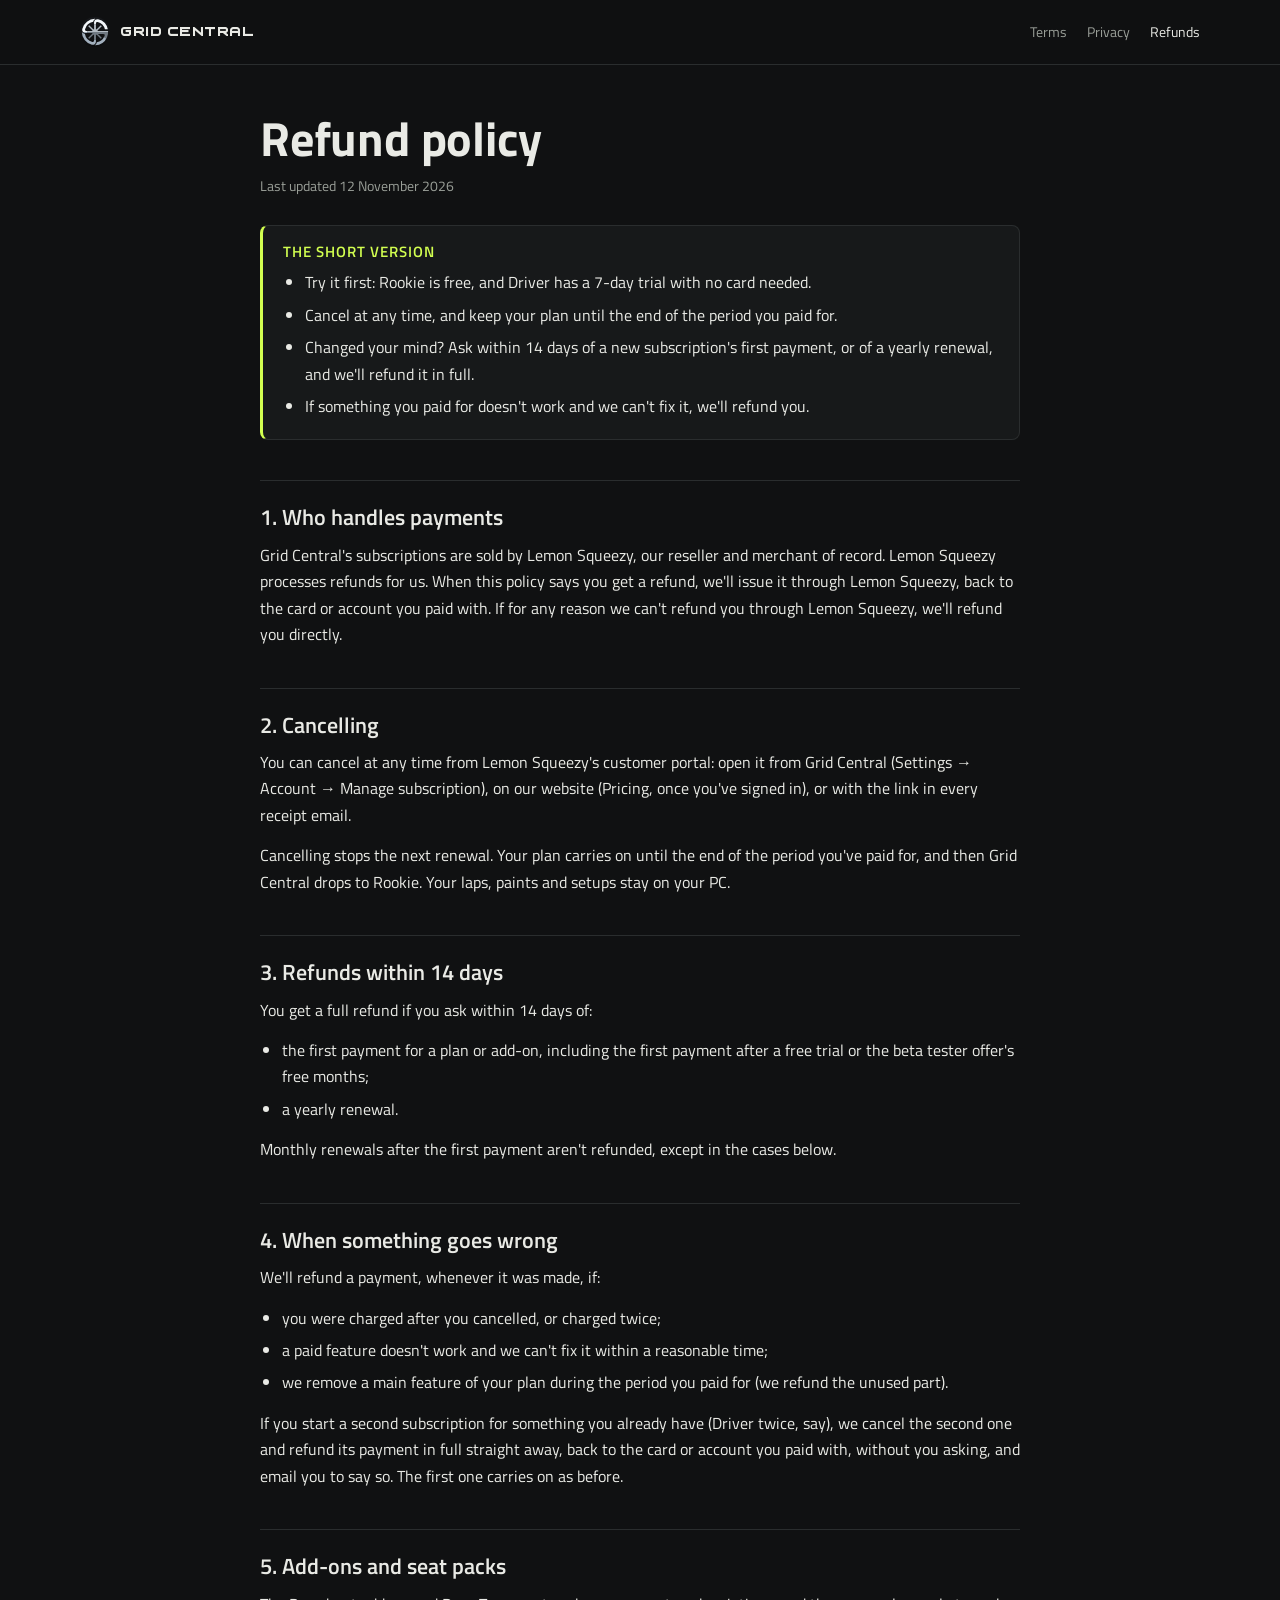
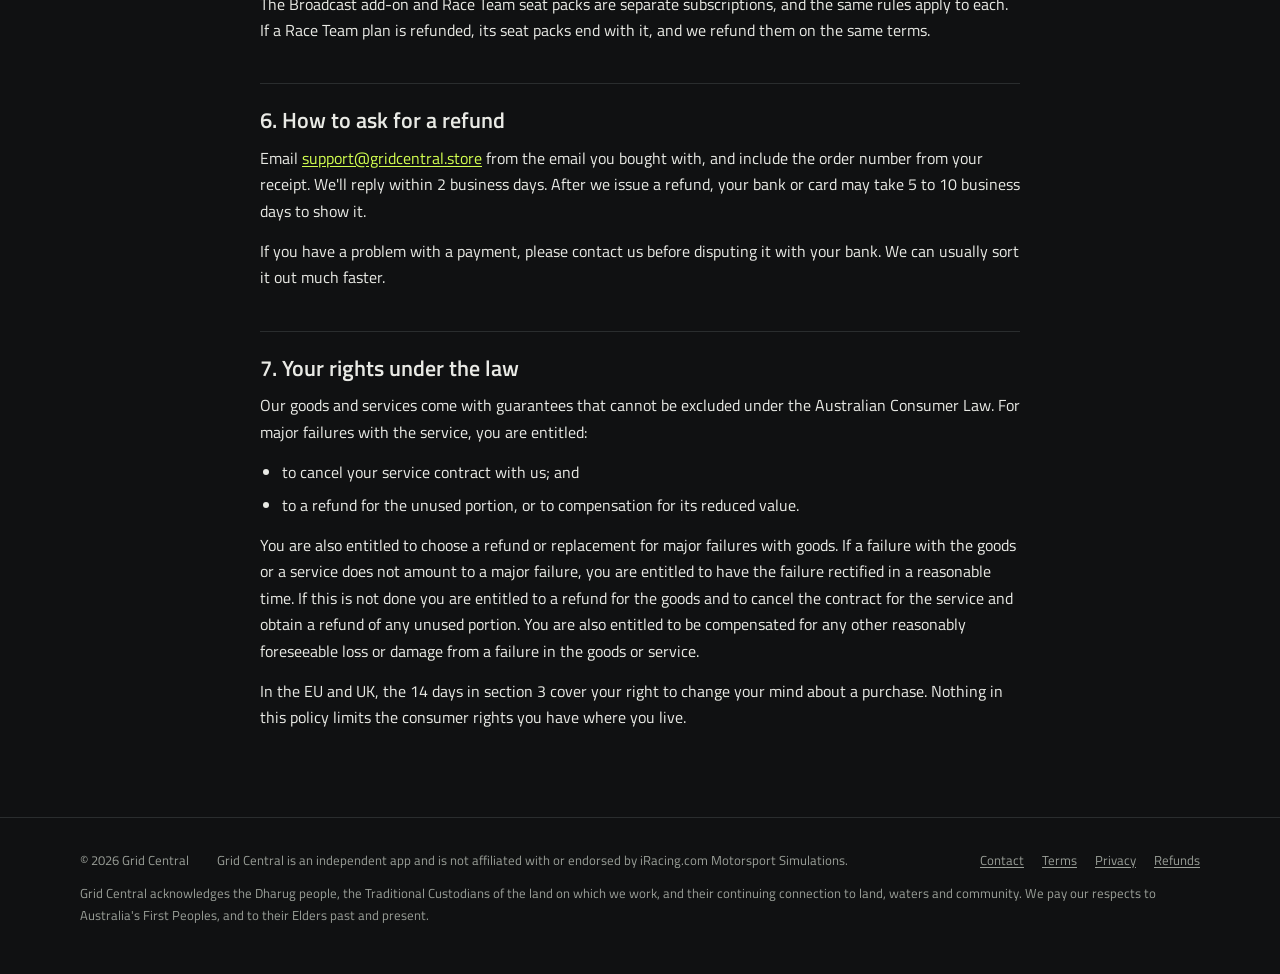
<file: refunds.html>
<!doctype html>
<html lang="en">
<head>
<meta charset="utf-8">
<meta name="viewport" content="width=device-width, initial-scale=1">
<title>Refund policy · Grid Central</title>
<meta name="description" content="How to cancel a Grid Central subscription, and when you can get a refund.">
<link rel="icon" href="site/icon.svg?v=2" type="image/svg+xml">
<link rel="stylesheet" href="site/fonts/fonts.css">
<link rel="stylesheet" href="site/legal.css">
</head>
<body>
<header>
  <div class="wrap">
    <a class="brand" href="index.html"><img src="site/icon.svg?v=2" alt="">GRID CENTRAL</a>
    <nav aria-label="Legal">
      <a href="terms.html">Terms</a>
      <a href="privacy.html">Privacy</a>
      <a href="refunds.html" aria-current="page">Refunds</a>
    </nav>
  </div>
</header>

<main>
  <h1>Refund policy</h1>
  <p class="updated">Last updated 12 November 2026</p>

  <section class="short" aria-labelledby="short-h">
    <h2 id="short-h">The short version</h2>
    <ul>
      <li>Try it first: Rookie is free, and Driver has a 7-day trial with no card needed.</li>
      <li>Cancel at any time, and keep your plan until the end of the period you paid for.</li>
      <li>Changed your mind? Ask within 14 days of a new subscription's first payment, or of a yearly renewal, and we'll refund it in full.</li>
      <li>If something you paid for doesn't work and we can't fix it, we'll refund you.</li>
    </ul>
  </section>

  <h2 id="payments">1. Who handles payments</h2>
  <p>Grid Central's subscriptions are sold by Lemon Squeezy, our reseller and merchant of record. Lemon Squeezy processes refunds for us. When this policy says you get a refund, we'll issue it through Lemon Squeezy, back to the card or account you paid with. If for any reason we can't refund you through Lemon Squeezy, we'll refund you directly.</p>

  <h2 id="cancel">2. Cancelling</h2>
  <p>You can cancel at any time from Lemon Squeezy's customer portal: open it from Grid Central (Settings → Account → Manage subscription), on our website (Pricing, once you've signed in), or with the link in every receipt email.</p>
  <p>Cancelling stops the next renewal. Your plan carries on until the end of the period you've paid for, and then Grid Central drops to Rookie. Your laps, paints and setups stay on your PC.</p>

  <h2 id="14-days">3. Refunds within 14 days</h2>
  <p>You get a full refund if you ask within 14 days of:</p>
  <ul>
    <li>the first payment for a plan or add-on, including the first payment after a free trial or the beta tester offer's free months;</li>
    <li>a yearly renewal.</li>
  </ul>
  <p>Monthly renewals after the first payment aren't refunded, except in the cases below.</p>

  <h2 id="problems">4. When something goes wrong</h2>
  <p>We'll refund a payment, whenever it was made, if:</p>
  <ul>
    <li>you were charged after you cancelled, or charged twice;</li>
    <li>a paid feature doesn't work and we can't fix it within a reasonable time;</li>
    <li>we remove a main feature of your plan during the period you paid for (we refund the unused part).</li>
  </ul>
  <p>If you start a second subscription for something you already have (Driver twice, say), we cancel the second one and refund its payment in full straight away, back to the card or account you paid with, without you asking, and email you to say so. The first one carries on as before.</p>

  <h2 id="add-ons">5. Add-ons and seat packs</h2>
  <p>The Broadcast add-on and Race Team seat packs are separate subscriptions, and the same rules apply to each. If a Race Team plan is refunded, its seat packs end with it, and we refund them on the same terms.</p>

  <h2 id="ask">6. How to ask for a refund</h2>
  <p>Email <a href="mailto:support@gridcentral.store?subject=Grid%20Central%3A%20refund">support@gridcentral.store</a> from the email you bought with, and include the order number from your receipt. We'll reply within 2 business days. After we issue a refund, your bank or card may take 5 to 10 business days to show it.</p>
  <p>If you have a problem with a payment, please contact us before disputing it with your bank. We can usually sort it out much faster.</p>

  <h2 id="rights">7. Your rights under the law</h2>
  <p>Our goods and services come with guarantees that cannot be excluded under the Australian Consumer Law. For major failures with the service, you are entitled:</p>
  <ul>
    <li>to cancel your service contract with us; and</li>
    <li>to a refund for the unused portion, or to compensation for its reduced value.</li>
  </ul>
  <p>You are also entitled to choose a refund or replacement for major failures with goods. If a failure with the goods or a service does not amount to a major failure, you are entitled to have the failure rectified in a reasonable time. If this is not done you are entitled to a refund for the goods and to cancel the contract for the service and obtain a refund of any unused portion. You are also entitled to be compensated for any other reasonably foreseeable loss or damage from a failure in the goods or service.</p>
  <p>In the EU and UK, the 14 days in section 3 cover your right to change your mind about a purchase. Nothing in this policy limits the consumer rights you have where you live.</p>
</main>

<footer>
  <div class="wrap">
    <span>© 2026 Grid Central</span>
    <span>Grid Central is an independent app and is not affiliated with or endorsed by iRacing.com Motorsport Simulations.</span>
    <div class="links">
      <a href="mailto:support@gridcentral.store?subject=Grid%20Central%3A%20help">Contact</a>
      <a href="terms.html">Terms</a>
      <a href="privacy.html">Privacy</a>
      <a href="refunds.html">Refunds</a>
    </div>
    <span>Grid Central acknowledges the Dharug people, the Traditional Custodians of the land on which we work, and their continuing connection to land, waters and community. We pay our respects to Australia's First Peoples, and to their Elders past and present.</span>
  </div>
</footer>
</body>
</html>
</file>
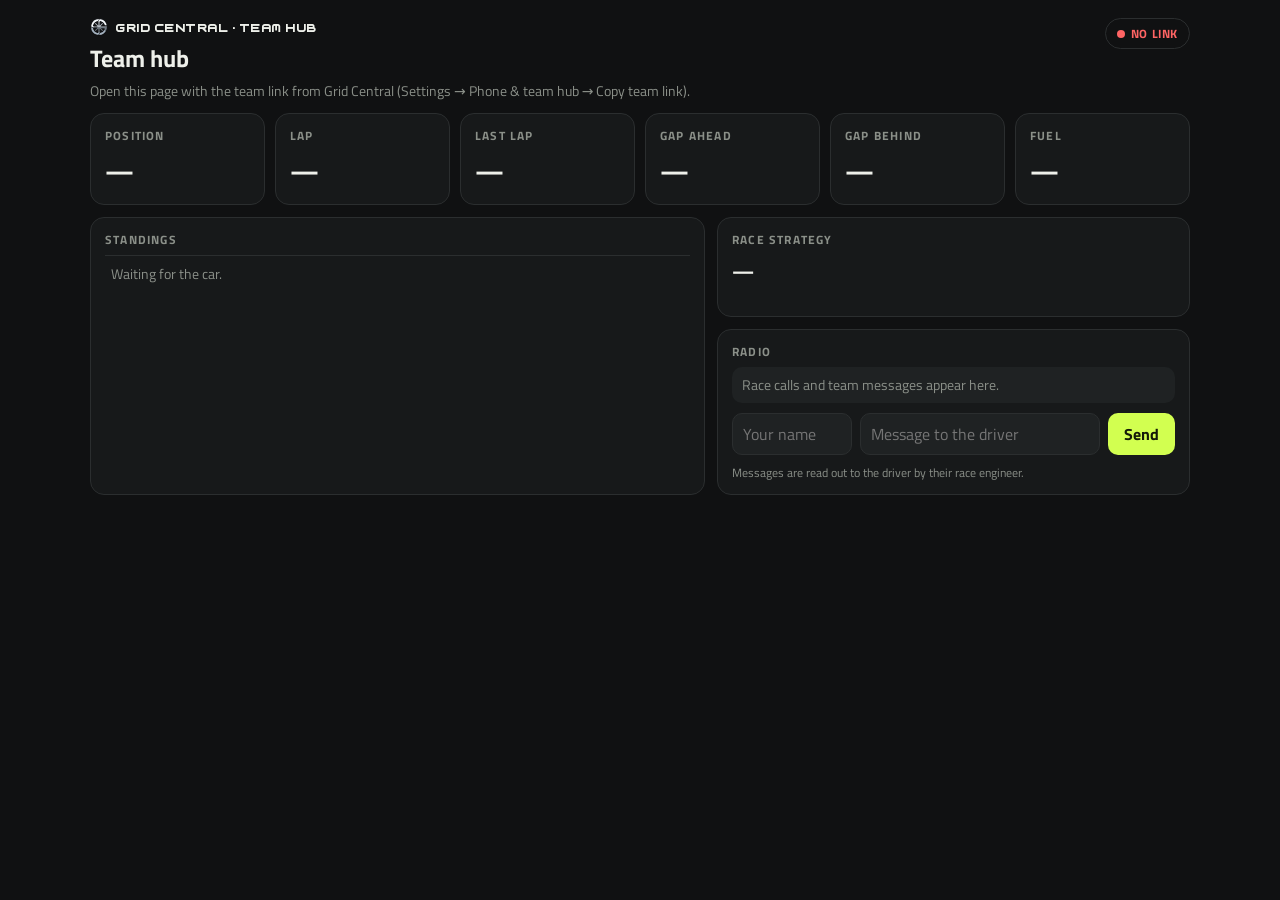
<file: team.html>
<!doctype html>
<html lang="en">
  <head>
    <meta charset="utf-8">
    <meta name="viewport" content="width=device-width, initial-scale=1">
    <meta name="theme-color" content="#101112">
    <meta name="robots" content="noindex">
    <meta http-equiv="Content-Security-Policy" content="default-src 'self'; script-src 'self'; style-src 'self' 'unsafe-inline'; img-src 'self' data:; font-src 'self'; connect-src https://grid-central-accounts-default-rtdb.firebaseio.com; object-src 'none'; base-uri 'none'; form-action 'none'">
    <title>Grid Central Team Hub</title>
    <link rel="stylesheet" href="site/fonts/fonts.css">
    <style>
      :root{color-scheme:dark;--bg:#101112;--surface:#17191a;--surface-2:#1f2223;--border:#2b2e2f;--muted:#8b9089;--text:#eef0ea;--accent:#d2ff50;--warn:#ffb547;--bad:#ff6464;--good:#7fe0c2;--font:'Titillium Web',system-ui,-apple-system,'Segoe UI',Roboto,Arial,sans-serif}
      *{box-sizing:border-box}
      body{margin:0;background:var(--bg);color:var(--text);font-family:var(--font);padding:18px 16px 40px}
      main{max-width:1100px;margin:0 auto;display:grid;gap:12px}
      header{display:flex;justify-content:space-between;align-items:flex-start;gap:12px;flex-wrap:wrap}
      h1{margin:4px 0 0;font-size:24px}
      .brand{font-family:'Grid Central Modern','Titillium Web',sans-serif;font-weight:700;font-size:11px;letter-spacing:.5px}.brand img{vertical-align:-4px;margin-right:7px}
      .sub{color:var(--muted);font-size:14px;margin-top:4px}
      .chip{display:inline-flex;align-items:center;gap:6px;padding:5px 11px;border-radius:99px;border:1px solid var(--border);font-size:12px;font-weight:700;letter-spacing:.6px;color:var(--muted)}
      .chip i{width:8px;height:8px;border-radius:50%;background:currentColor}
      .chip.live{color:var(--accent)}.chip.bad{color:var(--bad)}
      .banner{padding:12px;border-radius:12px;text-align:center;font-weight:800;font-size:18px;letter-spacing:1px}
      .banner.box{background:var(--accent);color:#141a08}.banner.yellow{background:#ffd23f;color:#1a1600}.banner.red{background:#e43d3d}.banner.blue{background:#2d6cff}.banner.black{background:#000;border:2px solid #fff}.banner.white{background:#f4f4f4;color:#111}
      .grid{display:grid;grid-template-columns:repeat(auto-fit,minmax(150px,1fr));gap:10px}
      .stat,.card{background:var(--surface);border:1px solid var(--border);border-radius:14px;padding:12px 14px;min-width:0}
      .stat small,.card h2{display:block;font-size:12px;font-weight:700;letter-spacing:1.2px;color:var(--muted);text-transform:uppercase;margin:0 0 6px}
      .stat strong{display:block;font-size:26px;font-weight:800;font-variant-numeric:tabular-nums;white-space:nowrap;overflow:hidden;text-overflow:ellipsis}
      .stat span{display:block;color:var(--muted);font-size:12px;margin-top:2px}
      .two{display:grid;grid-template-columns:minmax(0,1.3fr) minmax(0,1fr);gap:12px}
      @media(max-width:800px){.two{grid-template-columns:1fr}}
      table{width:100%;border-collapse:collapse;font-size:14px;font-variant-numeric:tabular-nums}
      th{font-size:11px;letter-spacing:1px;color:var(--muted);text-align:left;padding:0 6px 6px}
      td{padding:7px 6px;border-top:1px solid var(--border);white-space:nowrap}
      tr.me td{background:color-mix(in srgb,var(--accent) 14%,transparent);font-weight:700}
      tr.pit td{color:var(--muted)}
      .n{border-left:3px solid var(--cc,#666);padding-left:6px;font-weight:800}
      .advice{font-size:20px;font-weight:800;margin:4px 0 10px}
      .advice.urgent{color:var(--accent)}
      .stats{display:grid;grid-template-columns:1fr 1fr;gap:8px}
      .stats div{background:var(--surface-2);border-radius:10px;padding:8px 10px}
      .stats b{display:block;font-size:17px}.stats span{font-size:12px;color:var(--muted)}
      .is-good{color:var(--good)}.is-warn{color:var(--warn)}.is-bad{color:var(--bad)}
      ol.radio{list-style:none;margin:0;padding:0;display:grid;gap:6px;max-height:380px;overflow:auto}
      ol.radio li{background:var(--surface-2);border-radius:10px;padding:8px 10px;font-size:14px;line-height:1.4}
      ol.radio b{display:block;font-size:11px;letter-spacing:1.2px;color:var(--muted)}
      ol.radio li.crew{background:color-mix(in srgb,var(--accent) 12%,var(--surface-2))}
      form{display:grid;grid-template-columns:120px 1fr auto;gap:8px;margin-top:10px}
      input{height:42px;border-radius:10px;border:1px solid var(--border);background:var(--surface-2);color:var(--text);padding:0 10px;font:inherit;min-width:0}
      button{height:42px;border-radius:10px;border:0;background:var(--accent);color:#141a08;font-weight:800;padding:0 16px;font:inherit;font-weight:800;cursor:pointer}
      .note{color:var(--muted);font-size:12px;margin:8px 0 0}
      .empty{color:var(--muted);font-size:14px}
      .hidden{display:none!important}
      .cars{display:flex;flex-wrap:wrap;gap:8px}
      .cars button{height:34px;padding:0 14px;background:var(--surface-2);color:var(--text);border:1px solid var(--border);font-weight:700}
      .cars button.on{background:var(--accent);color:#141a08;border-color:var(--accent)}
      .cars button i{display:inline-block;width:7px;height:7px;border-radius:50%;background:var(--muted);margin-right:7px}
      .cars button.live i{background:var(--good)}
    </style>
  </head>
  <body>
    <main>
      <header>
        <div><div class="brand"><img src="site/icon.svg?v=2" alt="" width="18" height="18">GRID CENTRAL · TEAM HUB</div><h1 id="team">Team hub</h1><div class="sub" id="where">Connecting…</div></div>
        <span class="chip" id="state"><i></i> CONNECTING</span>
      </header>
      <div class="cars hidden" id="cars"></div>
      <div class="banner hidden" id="banner"></div>
      <section class="grid">
        <div class="stat"><small>Position</small><strong id="pos">—</strong><span id="pos-note"></span></div>
        <div class="stat"><small>Lap</small><strong id="lap">—</strong><span id="left"></span></div>
        <div class="stat"><small>Last lap</small><strong id="last">—</strong><span id="best"></span></div>
        <div class="stat"><small>Gap ahead</small><strong id="ahead">—</strong><span id="ahead-who"></span></div>
        <div class="stat"><small>Gap behind</small><strong id="behind">—</strong><span id="behind-who"></span></div>
        <div class="stat"><small>Fuel</small><strong id="fuel">—</strong><span id="fuel-laps"></span></div>
      </section>
      <section class="two">
        <div class="card"><h2>Standings</h2><table id="standings"><tbody><tr><td class="empty">Waiting for the car.</td></tr></tbody></table></div>
        <div style="display:grid;gap:12px;align-content:start">
          <div class="card"><h2>Race strategy</h2><div class="advice" id="advice">—</div><div class="stats" id="stats"></div><p class="note" id="team-line"></p></div>
          <div class="card"><h2>Radio</h2><ol class="radio" id="radio" translate="no"><li class="empty">Race calls and team messages appear here.</li></ol>
            <form id="chat"><input id="chat-name" placeholder="Your name" maxlength="30" autocomplete="name"><input id="chat-text" placeholder="Message to the driver" maxlength="200" autocomplete="off"><button type="submit">Send</button></form>
            <p class="note">Messages are read out to the driver by their race engineer.</p></div>
        </div>
      </section>
    </main>
    <script src="es.js"></script>
    <script src="de.js"></script>
    <script src="i18n.js"></script>
    <script src="team.js"></script>
  </body>
</html>
</file>
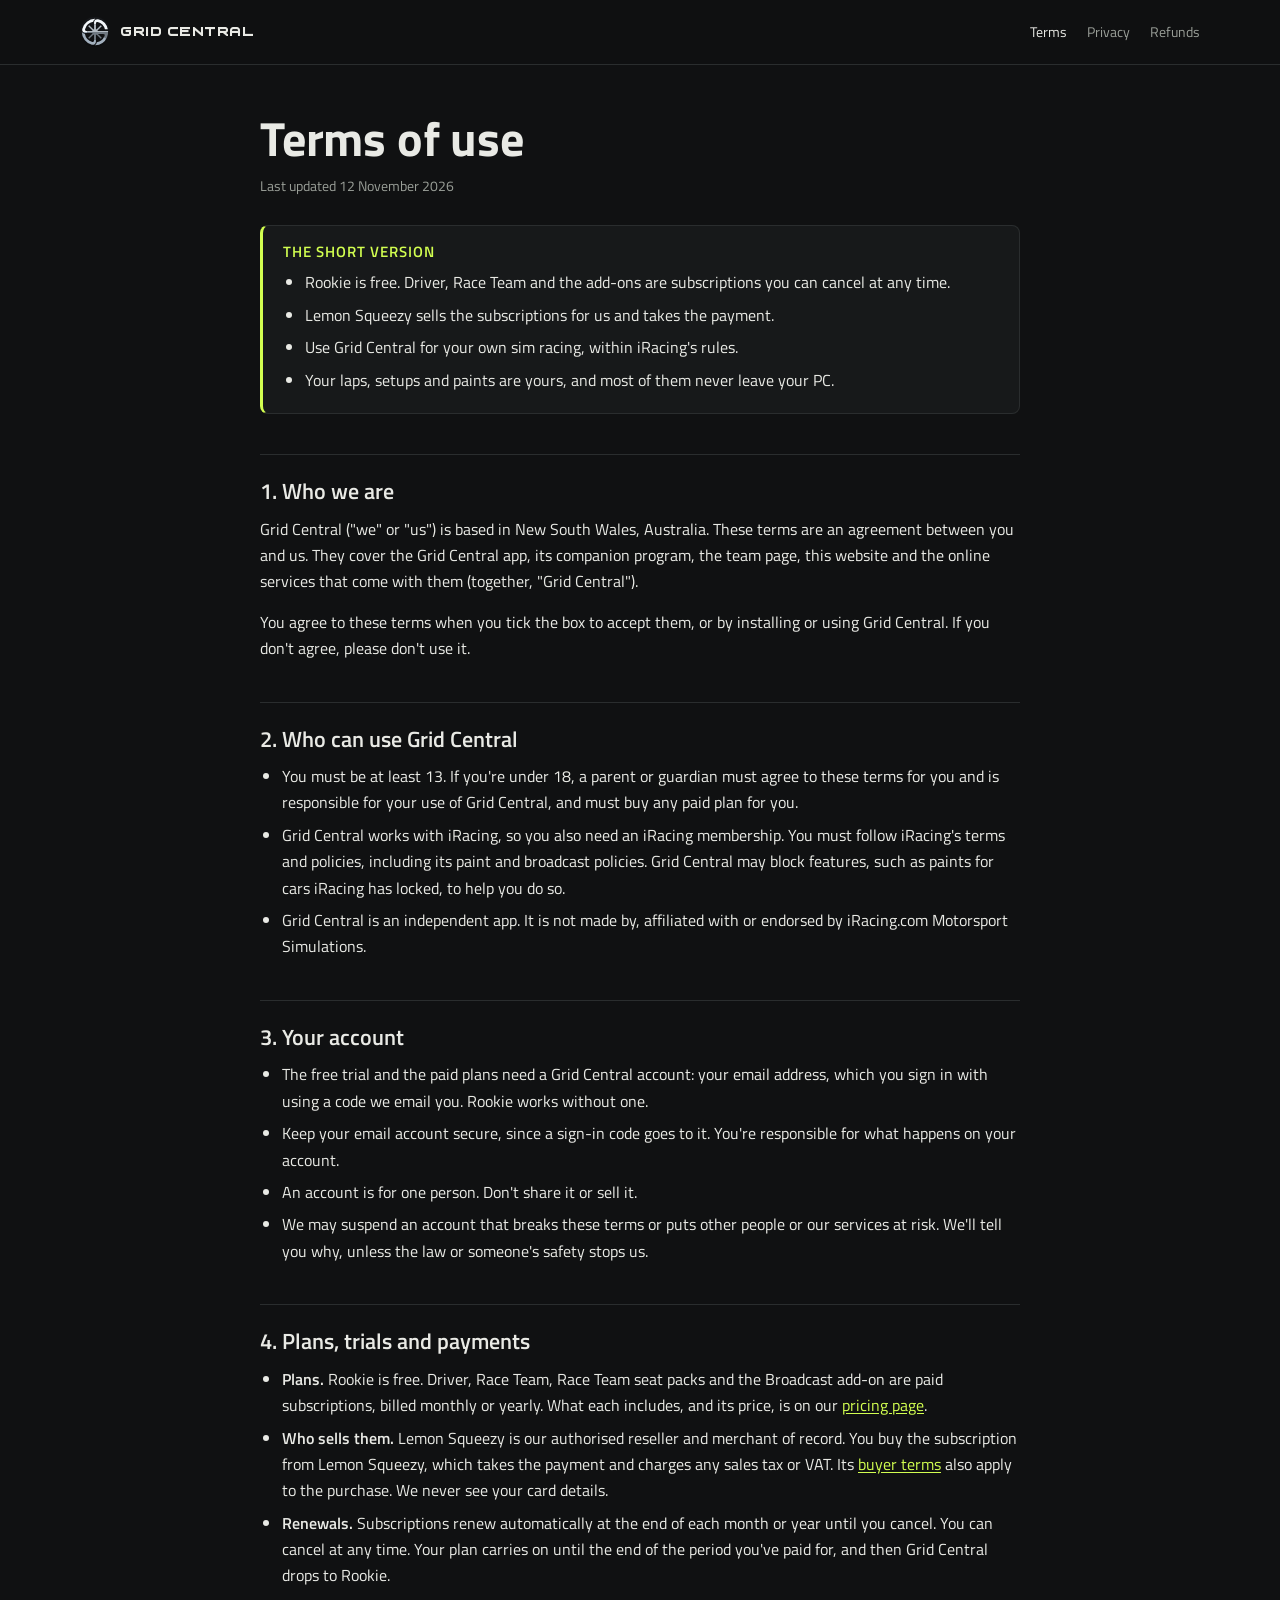
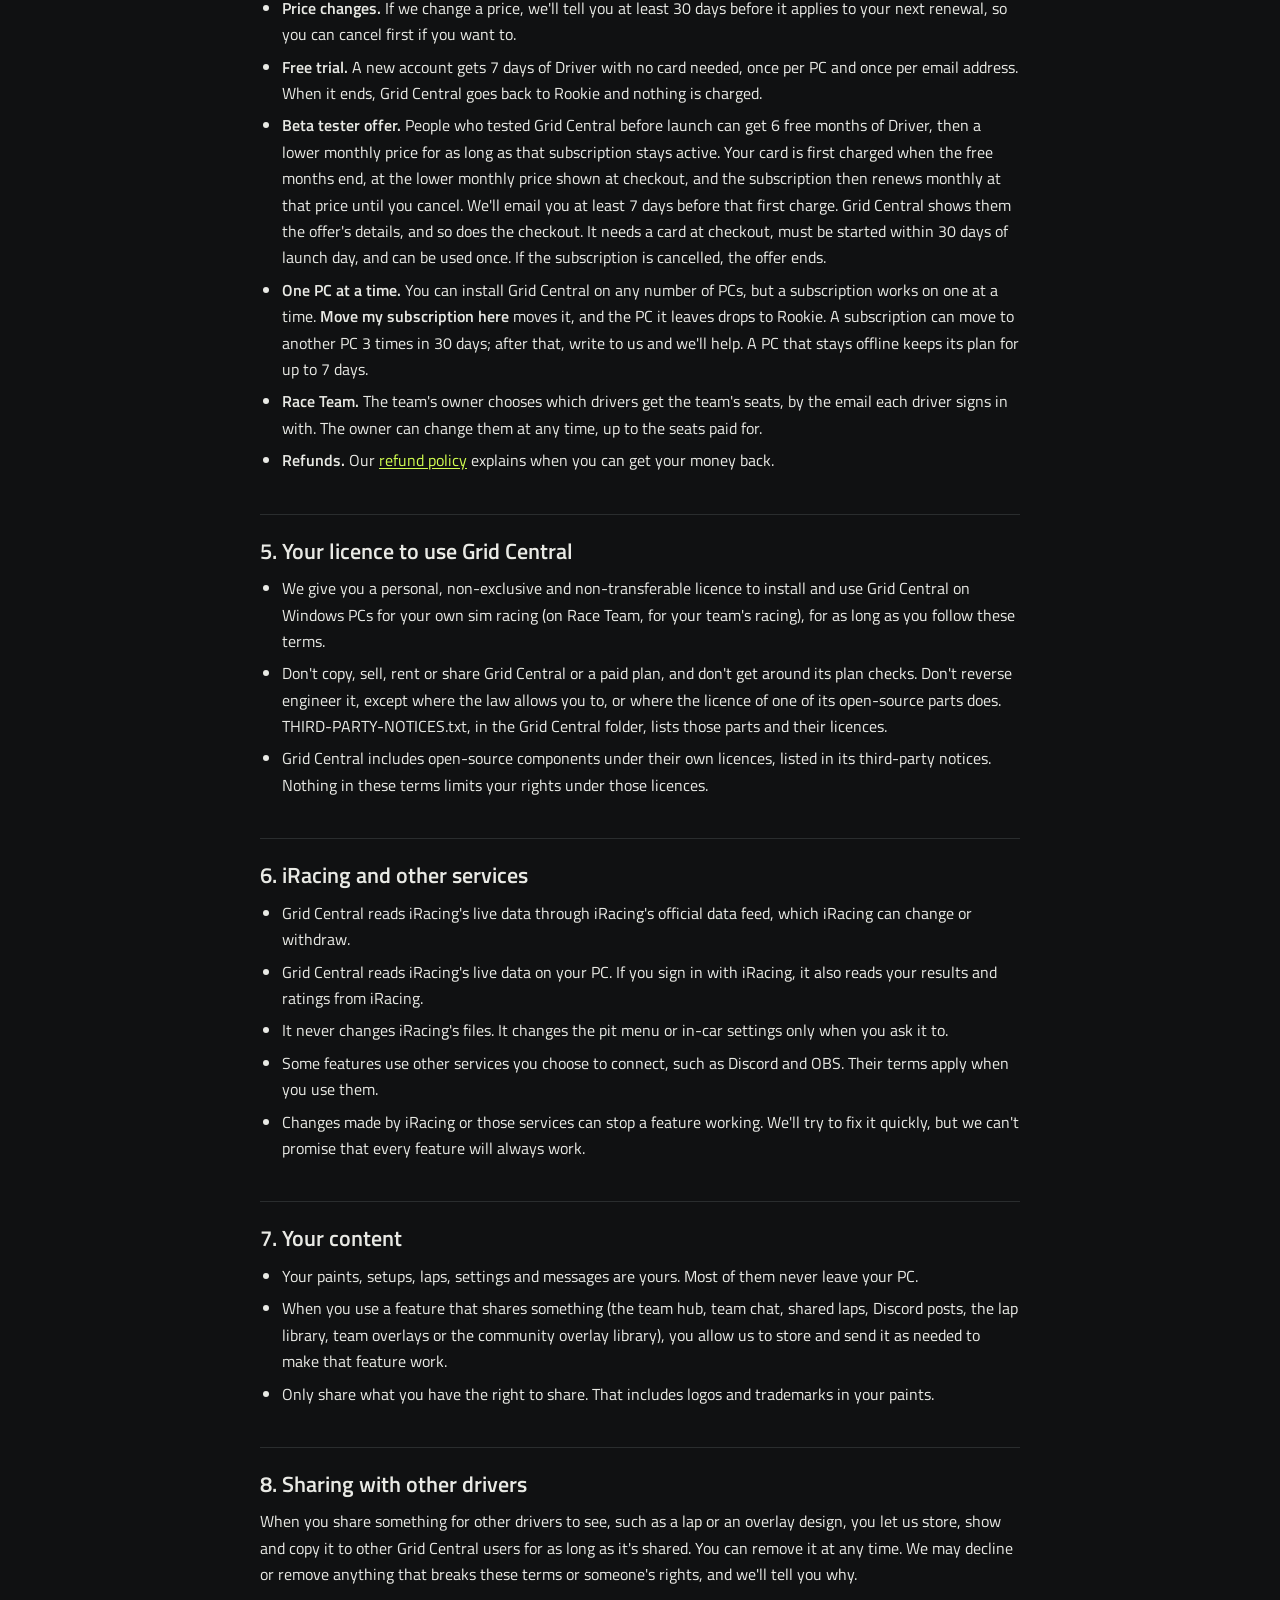
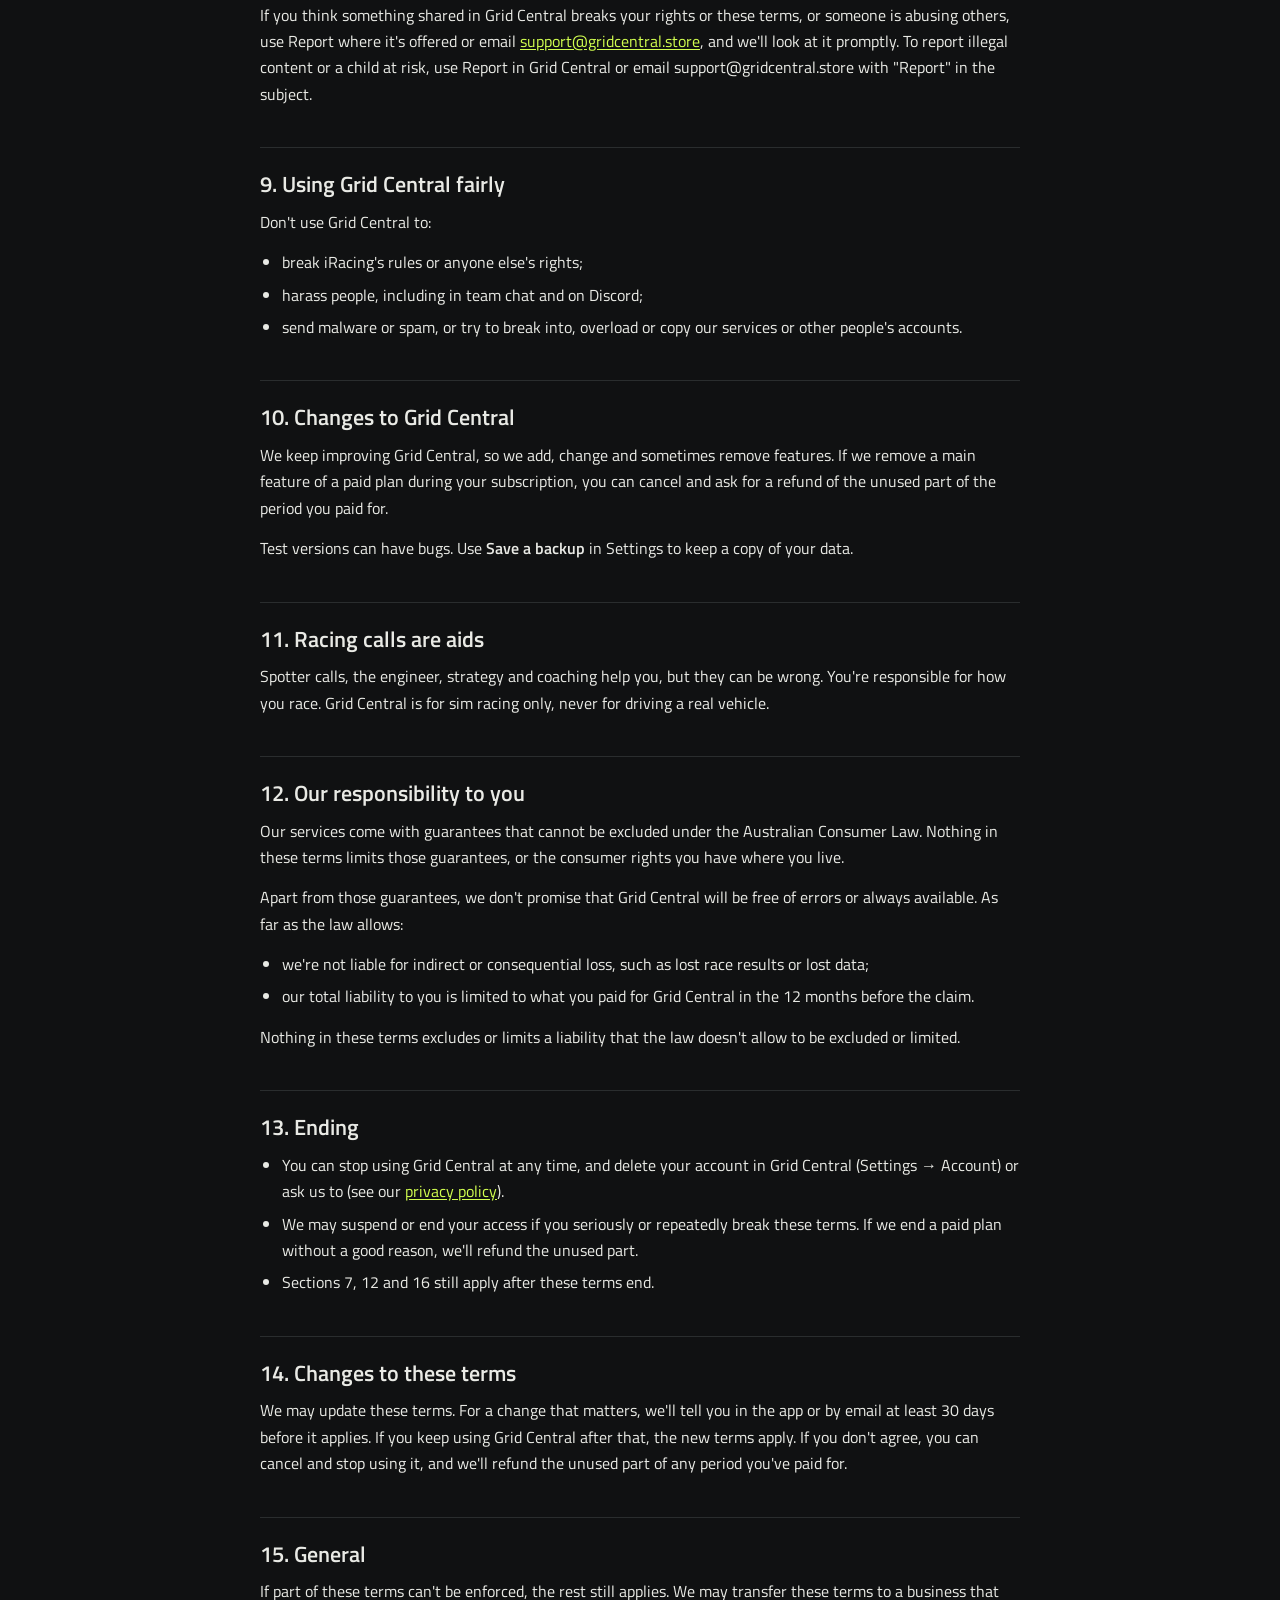
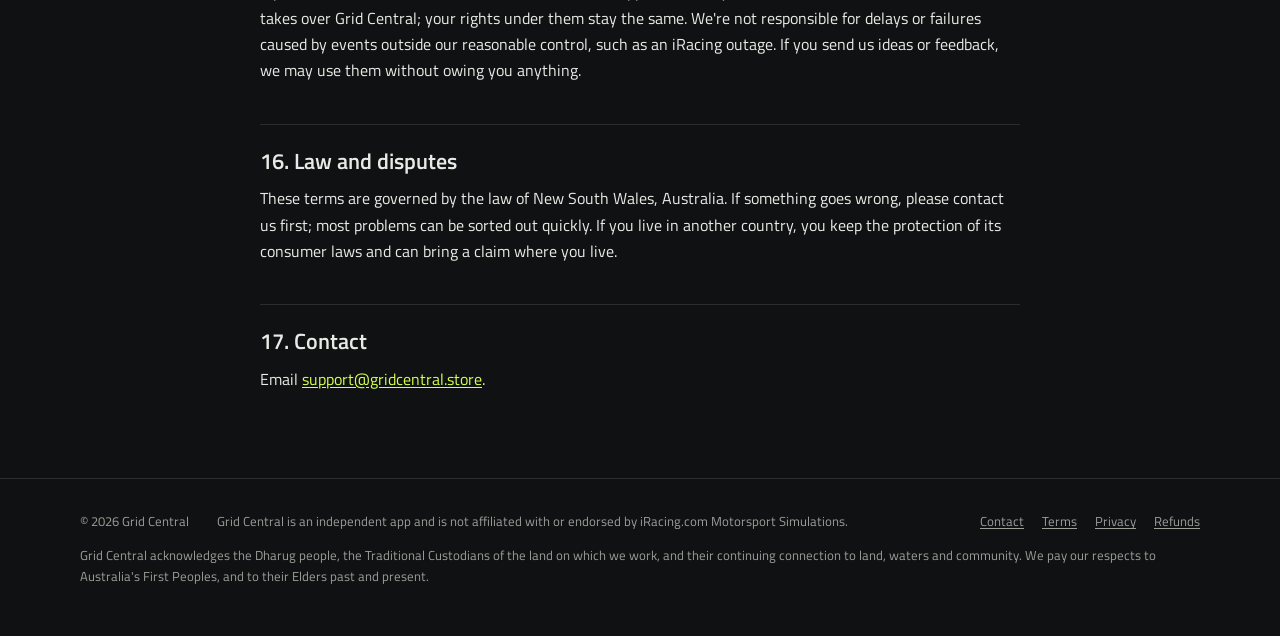
<file: terms.html>
<!doctype html>
<html lang="en">
<head>
<meta charset="utf-8">
<meta name="viewport" content="width=device-width, initial-scale=1">
<title>Terms of use · Grid Central</title>
<meta name="description" content="The terms for using Grid Central, its plans and its online services.">
<link rel="icon" href="site/icon.svg?v=2" type="image/svg+xml">
<link rel="stylesheet" href="site/fonts/fonts.css">
<link rel="stylesheet" href="site/legal.css">
</head>
<body>
<header>
  <div class="wrap">
    <a class="brand" href="index.html"><img src="site/icon.svg?v=2" alt="">GRID CENTRAL</a>
    <nav aria-label="Legal">
      <a href="terms.html" aria-current="page">Terms</a>
      <a href="privacy.html">Privacy</a>
      <a href="refunds.html">Refunds</a>
    </nav>
  </div>
</header>

<main>
  <h1>Terms of use</h1>
  <p class="updated">Last updated 12 November 2026</p>

  <section class="short" aria-labelledby="short-h">
    <h2 id="short-h">The short version</h2>
    <ul>
      <li>Rookie is free. Driver, Race Team and the add-ons are subscriptions you can cancel at any time.</li>
      <li>Lemon Squeezy sells the subscriptions for us and takes the payment.</li>
      <li>Use Grid Central for your own sim racing, within iRacing's rules.</li>
      <li>Your laps, setups and paints are yours, and most of them never leave your PC.</li>
    </ul>
  </section>

  <h2 id="who">1. Who we are</h2>
  <p>Grid Central ("we" or "us") is based in New South Wales, Australia. These terms are an agreement between you and us. They cover the Grid Central app, its companion program, the team page, this website and the online services that come with them (together, "Grid Central").</p>
  <p>You agree to these terms when you tick the box to accept them, or by installing or using Grid Central. If you don't agree, please don't use it.</p>

  <h2 id="who-can">2. Who can use Grid Central</h2>
  <ul>
    <li>You must be at least 13. If you're under 18, a parent or guardian must agree to these terms for you and is responsible for your use of Grid Central, and must buy any paid plan for you.</li>
    <li>Grid Central works with iRacing, so you also need an iRacing membership. You must follow iRacing's terms and policies, including its paint and broadcast policies. Grid Central may block features, such as paints for cars iRacing has locked, to help you do so.</li>
    <li>Grid Central is an independent app. It is not made by, affiliated with or endorsed by iRacing.com Motorsport Simulations.</li>
  </ul>

  <h2 id="account">3. Your account</h2>
  <ul>
    <li>The free trial and the paid plans need a Grid Central account: your email address, which you sign in with using a code we email you. Rookie works without one.</li>
    <li>Keep your email account secure, since a sign-in code goes to it. You're responsible for what happens on your account.</li>
    <li>An account is for one person. Don't share it or sell it.</li>
    <li>We may suspend an account that breaks these terms or puts other people or our services at risk. We'll tell you why, unless the law or someone's safety stops us.</li>
  </ul>

  <h2 id="plans">4. Plans, trials and payments</h2>
  <ul>
    <li><strong>Plans.</strong> Rookie is free. Driver, Race Team, Race Team seat packs and the Broadcast add-on are paid subscriptions, billed monthly or yearly. What each includes, and its price, is on our <a href="index.html#pricing">pricing page</a>.</li>
    <li><strong>Who sells them.</strong> Lemon Squeezy is our authorised reseller and merchant of record. You buy the subscription from Lemon Squeezy, which takes the payment and charges any sales tax or VAT. Its <a href="https://www.lemonsqueezy.com/buyer-terms">buyer terms</a> also apply to the purchase. We never see your card details.</li>
    <li><strong>Renewals.</strong> Subscriptions renew automatically at the end of each month or year until you cancel. You can cancel at any time. Your plan carries on until the end of the period you've paid for, and then Grid Central drops to Rookie.</li>
    <li><strong>Price changes.</strong> If we change a price, we'll tell you at least 30 days before it applies to your next renewal, so you can cancel first if you want to.</li>
    <li><strong>Free trial.</strong> A new account gets 7 days of Driver with no card needed, once per PC and once per email address. When it ends, Grid Central goes back to Rookie and nothing is charged.</li>
    <li><strong>Beta tester offer.</strong> People who tested Grid Central before launch can get 6 free months of Driver, then a lower monthly price for as long as that subscription stays active. Your card is first charged when the free months end, at the lower monthly price shown at checkout, and the subscription then renews monthly at that price until you cancel. We'll email you at least 7 days before that first charge. Grid Central shows them the offer's details, and so does the checkout. It needs a card at checkout, must be started within 30 days of launch day, and can be used once. If the subscription is cancelled, the offer ends.</li>
    <li><strong>One PC at a time.</strong> You can install Grid Central on any number of PCs, but a subscription works on one at a time. <strong>Move my subscription here</strong> moves it, and the PC it leaves drops to Rookie. A subscription can move to another PC 3 times in 30 days; after that, write to us and we'll help. A PC that stays offline keeps its plan for up to 7 days.</li>
    <li><strong>Race Team.</strong> The team's owner chooses which drivers get the team's seats, by the email each driver signs in with. The owner can change them at any time, up to the seats paid for.</li>
    <li><strong>Refunds.</strong> Our <a href="refunds.html">refund policy</a> explains when you can get your money back.</li>
  </ul>

  <h2 id="licence">5. Your licence to use Grid Central</h2>
  <ul>
    <li>We give you a personal, non-exclusive and non-transferable licence to install and use Grid Central on Windows PCs for your own sim racing (on Race Team, for your team's racing), for as long as you follow these terms.</li>
    <li>Don't copy, sell, rent or share Grid Central or a paid plan, and don't get around its plan checks. Don't reverse engineer it, except where the law allows you to, or where the licence of one of its open-source parts does. THIRD-PARTY-NOTICES.txt, in the Grid Central folder, lists those parts and their licences.</li>
    <li>Grid Central includes open-source components under their own licences, listed in its third-party notices. Nothing in these terms limits your rights under those licences.</li>
  </ul>

  <h2 id="iracing">6. iRacing and other services</h2>
  <ul>
    <li>Grid Central reads iRacing's live data through iRacing's official data feed, which iRacing can change or withdraw.</li>
    <li>Grid Central reads iRacing's live data on your PC. If you sign in with iRacing, it also reads your results and ratings from iRacing.</li>
    <li>It never changes iRacing's files. It changes the pit menu or in-car settings only when you ask it to.</li>
    <li>Some features use other services you choose to connect, such as Discord and OBS. Their terms apply when you use them.</li>
    <li>Changes made by iRacing or those services can stop a feature working. We'll try to fix it quickly, but we can't promise that every feature will always work.</li>
  </ul>

  <h2 id="content">7. Your content</h2>
  <ul>
    <li>Your paints, setups, laps, settings and messages are yours. Most of them never leave your PC.</li>
    <li>When you use a feature that shares something (the team hub, team chat, shared laps, Discord posts, the lap library, team overlays or the community overlay library), you allow us to store and send it as needed to make that feature work.</li>
    <li>Only share what you have the right to share. That includes logos and trademarks in your paints.</li>
  </ul>

  <h2 id="sharing">8. Sharing with other drivers</h2>
  <p>When you share something for other drivers to see, such as a lap or an overlay design, you let us store, show and copy it to other Grid Central users for as long as it's shared. You can remove it at any time. We may decline or remove anything that breaks these terms or someone's rights, and we'll tell you why.</p>
  <p>If you think something shared in Grid Central breaks your rights or these terms, or someone is abusing others, use Report where it's offered or email <a href="mailto:support@gridcentral.store">support@gridcentral.store</a>, and we'll look at it promptly. To report illegal content or a child at risk, use Report in Grid Central or email support@gridcentral.store with "Report" in the subject.</p>

  <h2 id="fair">9. Using Grid Central fairly</h2>
  <p>Don't use Grid Central to:</p>
  <ul>
    <li>break iRacing's rules or anyone else's rights;</li>
    <li>harass people, including in team chat and on Discord;</li>
    <li>send malware or spam, or try to break into, overload or copy our services or other people's accounts.</li>
  </ul>

  <h2 id="changes">10. Changes to Grid Central</h2>
  <p>We keep improving Grid Central, so we add, change and sometimes remove features. If we remove a main feature of a paid plan during your subscription, you can cancel and ask for a refund of the unused part of the period you paid for.</p>
  <p>Test versions can have bugs. Use <strong>Save a backup</strong> in Settings to keep a copy of your data.</p>

  <h2 id="racing">11. Racing calls are aids</h2>
  <p>Spotter calls, the engineer, strategy and coaching help you, but they can be wrong. You're responsible for how you race. Grid Central is for sim racing only, never for driving a real vehicle.</p>

  <h2 id="liability">12. Our responsibility to you</h2>
  <p>Our services come with guarantees that cannot be excluded under the Australian Consumer Law. Nothing in these terms limits those guarantees, or the consumer rights you have where you live.</p>
  <p>Apart from those guarantees, we don't promise that Grid Central will be free of errors or always available. As far as the law allows:</p>
  <ul>
    <li>we're not liable for indirect or consequential loss, such as lost race results or lost data;</li>
    <li>our total liability to you is limited to what you paid for Grid Central in the 12 months before the claim.</li>
  </ul>
  <p>Nothing in these terms excludes or limits a liability that the law doesn't allow to be excluded or limited.</p>

  <h2 id="ending">13. Ending</h2>
  <ul>
    <li>You can stop using Grid Central at any time, and delete your account in Grid Central (Settings → Account) or ask us to (see our <a href="privacy.html">privacy policy</a>).</li>
    <li>We may suspend or end your access if you seriously or repeatedly break these terms. If we end a paid plan without a good reason, we'll refund the unused part.</li>
    <li>Sections 7, 12 and 16 still apply after these terms end.</li>
  </ul>

  <h2 id="updates">14. Changes to these terms</h2>
  <p>We may update these terms. For a change that matters, we'll tell you in the app or by email at least 30 days before it applies. If you keep using Grid Central after that, the new terms apply. If you don't agree, you can cancel and stop using it, and we'll refund the unused part of any period you've paid for.</p>

  <h2 id="general">15. General</h2>
  <p>If part of these terms can't be enforced, the rest still applies. We may transfer these terms to a business that takes over Grid Central; your rights under them stay the same. We're not responsible for delays or failures caused by events outside our reasonable control, such as an iRacing outage. If you send us ideas or feedback, we may use them without owing you anything.</p>

  <h2 id="law">16. Law and disputes</h2>
  <p>These terms are governed by the law of New South Wales, Australia. If something goes wrong, please contact us first; most problems can be sorted out quickly. If you live in another country, you keep the protection of its consumer laws and can bring a claim where you live.</p>

  <h2 id="contact">17. Contact</h2>
  <p>Email <a href="mailto:support@gridcentral.store">support@gridcentral.store</a>.</p>
</main>

<footer>
  <div class="wrap">
    <span>© 2026 Grid Central</span>
    <span>Grid Central is an independent app and is not affiliated with or endorsed by iRacing.com Motorsport Simulations.</span>
    <div class="links">
      <a href="mailto:support@gridcentral.store?subject=Grid%20Central%3A%20help">Contact</a>
      <a href="terms.html">Terms</a>
      <a href="privacy.html">Privacy</a>
      <a href="refunds.html">Refunds</a>
    </div>
    <span>Grid Central acknowledges the Dharug people, the Traditional Custodians of the land on which we work, and their continuing connection to land, waters and community. We pay our respects to Australia's First Peoples, and to their Elders past and present.</span>
  </div>
</footer>
</body>
</html>
</file>
<file: site/fonts/fonts.css>
/* The website's fonts, bundled so nothing is fetched from Google. Titillium Web is the text (owner, 21 Oct 2026), DM
   Sans the overlays' and the paint shop's, Barlow Semi Condensed the coming soon page's headings, all under the SIL
   Open Font License 1.1 (see the OFL-*.txt files), in the latin and latin-ext subsets as Google Fonts serves them: DM
   Sans v17 (variable, 400-700, fetched 18 Oct 2026), Titillium Web v19 (400, 600 and 700, fetched 21 Oct 2026; it has
   no 500, so 500 shows as 400). Grid Central Modern (at the end) is Grid Central's own. */
/* DM Sans, latin-ext */
@font-face {
  font-family: 'DM Sans';
  font-style: normal;
  font-weight: 400 700;
  font-display: swap;
  src: url(DMSans-latin-ext.woff2) format('woff2');
  unicode-range: U+0100-02BA, U+02BD-02C5, U+02C7-02CC, U+02CE-02D7, U+02DD-02FF, U+0304, U+0308, U+0329, U+1D00-1DBF, U+1E00-1E9F, U+1EF2-1EFF, U+2020, U+20A0-20AB, U+20AD-20C4, U+2113, U+2C60-2C7F, U+A720-A7FF;
}
/* DM Sans, latin */
@font-face {
  font-family: 'DM Sans';
  font-style: normal;
  font-weight: 400 700;
  font-display: swap;
  src: url(DMSans-latin.woff2) format('woff2');
  unicode-range: U+0000-00FF, U+0131, U+0152-0153, U+02BB-02BC, U+02C6, U+02DA, U+02DC, U+0304, U+0308, U+0329, U+2000-206F, U+20AC, U+2122, U+2191, U+2193, U+2212, U+2215, U+FEFF, U+FFFD;
}
/* Titillium Web 400, latin-ext */
@font-face {
  font-family: 'Titillium Web';
  font-style: normal;
  font-weight: 400;
  font-display: swap;
  src: url(TitilliumWeb-400-latin-ext.woff2) format('woff2');
  unicode-range: U+0100-02BA, U+02BD-02C5, U+02C7-02CC, U+02CE-02D7, U+02DD-02FF, U+0304, U+0308, U+0329, U+1D00-1DBF, U+1E00-1E9F, U+1EF2-1EFF, U+2020, U+20A0-20AB, U+20AD-20C4, U+2113, U+2C60-2C7F, U+A720-A7FF;
}
/* Titillium Web 400, latin */
@font-face {
  font-family: 'Titillium Web';
  font-style: normal;
  font-weight: 400;
  font-display: swap;
  src: url(TitilliumWeb-400-latin.woff2) format('woff2');
  unicode-range: U+0000-00FF, U+0131, U+0152-0153, U+02BB-02BC, U+02C6, U+02DA, U+02DC, U+0304, U+0308, U+0329, U+2000-206F, U+20AC, U+2122, U+2191, U+2193, U+2212, U+2215, U+FEFF, U+FFFD;
}
/* Titillium Web 600, latin-ext */
@font-face {
  font-family: 'Titillium Web';
  font-style: normal;
  font-weight: 600;
  font-display: swap;
  src: url(TitilliumWeb-600-latin-ext.woff2) format('woff2');
  unicode-range: U+0100-02BA, U+02BD-02C5, U+02C7-02CC, U+02CE-02D7, U+02DD-02FF, U+0304, U+0308, U+0329, U+1D00-1DBF, U+1E00-1E9F, U+1EF2-1EFF, U+2020, U+20A0-20AB, U+20AD-20C4, U+2113, U+2C60-2C7F, U+A720-A7FF;
}
/* Titillium Web 600, latin */
@font-face {
  font-family: 'Titillium Web';
  font-style: normal;
  font-weight: 600;
  font-display: swap;
  src: url(TitilliumWeb-600-latin.woff2) format('woff2');
  unicode-range: U+0000-00FF, U+0131, U+0152-0153, U+02BB-02BC, U+02C6, U+02DA, U+02DC, U+0304, U+0308, U+0329, U+2000-206F, U+20AC, U+2122, U+2191, U+2193, U+2212, U+2215, U+FEFF, U+FFFD;
}
/* Titillium Web 700, latin-ext */
@font-face {
  font-family: 'Titillium Web';
  font-style: normal;
  font-weight: 700;
  font-display: swap;
  src: url(TitilliumWeb-700-latin-ext.woff2) format('woff2');
  unicode-range: U+0100-02BA, U+02BD-02C5, U+02C7-02CC, U+02CE-02D7, U+02DD-02FF, U+0304, U+0308, U+0329, U+1D00-1DBF, U+1E00-1E9F, U+1EF2-1EFF, U+2020, U+20A0-20AB, U+20AD-20C4, U+2113, U+2C60-2C7F, U+A720-A7FF;
}
/* Titillium Web 700, latin */
@font-face {
  font-family: 'Titillium Web';
  font-style: normal;
  font-weight: 700;
  font-display: swap;
  src: url(TitilliumWeb-700-latin.woff2) format('woff2');
  unicode-range: U+0000-00FF, U+0131, U+0152-0153, U+02BB-02BC, U+02C6, U+02DA, U+02DC, U+0304, U+0308, U+0329, U+2000-206F, U+20AC, U+2122, U+2191, U+2193, U+2212, U+2215, U+FEFF, U+FFFD;
}

/* Barlow Semi Condensed v16, the coming soon page's headings (owner, 6 Nov 2026): 600 and 700, 700 italic and 800
   italic, fetched 6 Nov 2026. */
/* Barlow Semi Condensed 600, latin-ext */
@font-face {
  font-family: 'Barlow Semi Condensed';
  font-style: normal;
  font-weight: 600;
  font-display: swap;
  src: url(BarlowSemiCondensed-600-latin-ext.woff2) format('woff2');
  unicode-range: U+0100-02BA, U+02BD-02C5, U+02C7-02CC, U+02CE-02D7, U+02DD-02FF, U+0304, U+0308, U+0329, U+1D00-1DBF, U+1E00-1E9F, U+1EF2-1EFF, U+2020, U+20A0-20AB, U+20AD-20C4, U+2113, U+2C60-2C7F, U+A720-A7FF;
}
/* Barlow Semi Condensed 600, latin */
@font-face {
  font-family: 'Barlow Semi Condensed';
  font-style: normal;
  font-weight: 600;
  font-display: swap;
  src: url(BarlowSemiCondensed-600-latin.woff2) format('woff2');
  unicode-range: U+0000-00FF, U+0131, U+0152-0153, U+02BB-02BC, U+02C6, U+02DA, U+02DC, U+0304, U+0308, U+0329, U+2000-206F, U+20AC, U+2122, U+2191, U+2193, U+2212, U+2215, U+FEFF, U+FFFD;
}
/* Barlow Semi Condensed 700, latin-ext */
@font-face {
  font-family: 'Barlow Semi Condensed';
  font-style: normal;
  font-weight: 700;
  font-display: swap;
  src: url(BarlowSemiCondensed-700-latin-ext.woff2) format('woff2');
  unicode-range: U+0100-02BA, U+02BD-02C5, U+02C7-02CC, U+02CE-02D7, U+02DD-02FF, U+0304, U+0308, U+0329, U+1D00-1DBF, U+1E00-1E9F, U+1EF2-1EFF, U+2020, U+20A0-20AB, U+20AD-20C4, U+2113, U+2C60-2C7F, U+A720-A7FF;
}
/* Barlow Semi Condensed 700, latin */
@font-face {
  font-family: 'Barlow Semi Condensed';
  font-style: normal;
  font-weight: 700;
  font-display: swap;
  src: url(BarlowSemiCondensed-700-latin.woff2) format('woff2');
  unicode-range: U+0000-00FF, U+0131, U+0152-0153, U+02BB-02BC, U+02C6, U+02DA, U+02DC, U+0304, U+0308, U+0329, U+2000-206F, U+20AC, U+2122, U+2191, U+2193, U+2212, U+2215, U+FEFF, U+FFFD;
}
/* Barlow Semi Condensed 700 italic, latin-ext */
@font-face {
  font-family: 'Barlow Semi Condensed';
  font-style: italic;
  font-weight: 700;
  font-display: swap;
  src: url(BarlowSemiCondensed-700italic-latin-ext.woff2) format('woff2');
  unicode-range: U+0100-02BA, U+02BD-02C5, U+02C7-02CC, U+02CE-02D7, U+02DD-02FF, U+0304, U+0308, U+0329, U+1D00-1DBF, U+1E00-1E9F, U+1EF2-1EFF, U+2020, U+20A0-20AB, U+20AD-20C4, U+2113, U+2C60-2C7F, U+A720-A7FF;
}
/* Barlow Semi Condensed 700 italic, latin */
@font-face {
  font-family: 'Barlow Semi Condensed';
  font-style: italic;
  font-weight: 700;
  font-display: swap;
  src: url(BarlowSemiCondensed-700italic-latin.woff2) format('woff2');
  unicode-range: U+0000-00FF, U+0131, U+0152-0153, U+02BB-02BC, U+02C6, U+02DA, U+02DC, U+0304, U+0308, U+0329, U+2000-206F, U+20AC, U+2122, U+2191, U+2193, U+2212, U+2215, U+FEFF, U+FFFD;
}
/* Barlow Semi Condensed 800 italic, latin-ext */
@font-face {
  font-family: 'Barlow Semi Condensed';
  font-style: italic;
  font-weight: 800;
  font-display: swap;
  src: url(BarlowSemiCondensed-800italic-latin-ext.woff2) format('woff2');
  unicode-range: U+0100-02BA, U+02BD-02C5, U+02C7-02CC, U+02CE-02D7, U+02DD-02FF, U+0304, U+0308, U+0329, U+1D00-1DBF, U+1E00-1E9F, U+1EF2-1EFF, U+2020, U+20A0-20AB, U+20AD-20C4, U+2113, U+2C60-2C7F, U+A720-A7FF;
}
/* Barlow Semi Condensed 800 italic, latin */
@font-face {
  font-family: 'Barlow Semi Condensed';
  font-style: italic;
  font-weight: 800;
  font-display: swap;
  src: url(BarlowSemiCondensed-800italic-latin.woff2) format('woff2');
  unicode-range: U+0000-00FF, U+0131, U+0152-0153, U+02BB-02BC, U+02C6, U+02DA, U+02DC, U+0304, U+0308, U+0329, U+2000-206F, U+20AC, U+2122, U+2191, U+2193, U+2212, U+2215, U+FEFF, U+FFFD;
}

/* Grid Central Modern Bold 0.2: Grid Central's own font (in-house, made 6 Nov 2026; © Grid Central, not open source),
   the coming soon page's headings (owner, 6 Nov 2026) and Grid Central's name on every page (owner, 7 Nov 2026,
   in place of Space Grotesk). Capitals only (lower case shows as capitals), with ASCII, the Latin-1 accented
   letters, Spanish and German punctuation, dashes, quotes and common symbols (0.2, 6 Nov 2026);
   anything else comes from the next font in the heading's list. A TrueType file of 27 KB. */
@font-face {
  font-family: 'Grid Central Modern';
  font-style: normal;
  font-weight: 700;
  font-display: swap;
  src: url(GridCentralModern-Bold.ttf) format('truetype');
}
</file>
<file: site/legal.css>
/* The terms, privacy and refund pages: one reading column in the website's colours and fonts. Tables turn into
   stacked rows on a phone, so nothing scrolls sideways. */
:root {
  --bg: #101112; --surface: #17191a; --surface-2: #1d2021; --border: #2a2d2e;
  --text: #e9eae5; --muted: #9a9f98; --lime: #d2ff50; --lime-ink: #151810; --warn: #ffb547;
  --font: 'Titillium Web', 'Segoe UI', Arial, sans-serif; --display: 'Titillium Web', 'Segoe UI', Arial, sans-serif; --brand: 'Grid Central Modern', 'Titillium Web', sans-serif;
  color-scheme: dark;
}
* { box-sizing: border-box; }
body { margin: 0; background: var(--bg); color: var(--text); font: 16px/1.65 var(--font); }
a { color: var(--lime); text-underline-offset: 2px; }
:focus-visible { outline: 2px solid var(--lime); outline-offset: 2px; }
.wrap { width: min(1120px, 100% - 32px); margin: 0 auto; }

header { position: sticky; top: 0; z-index: 10; background: rgba(16, 17, 18, .92); backdrop-filter: blur(8px); border-bottom: 1px solid var(--border); }
header .wrap { display: flex; align-items: center; gap: 24px; min-height: 64px; flex-wrap: wrap; }
.brand { display: flex; align-items: center; gap: 10px; color: var(--text); text-decoration: none; font: 700 12.5px var(--brand); letter-spacing: .5px; }
.brand img { width: 30px; height: 30px; }
header nav { margin-left: auto; display: flex; gap: 20px; font-size: 14px; }
header nav a { color: var(--muted); text-decoration: none; }
header nav a:hover, header nav a[aria-current="page"] { color: var(--text); }

main { width: min(760px, 100% - 32px); margin: 0 auto; padding: 48px 0 72px; }
h1 { font: 700 clamp(34px, 6vw, 48px)/1.1 var(--display); letter-spacing: -.2px; margin: 0 0 8px; }
.updated { color: var(--muted); font-size: 14px; margin: 0 0 28px; }
h2 { font: 600 22px/1.3 var(--display); margin: 40px 0 10px; padding-top: 22px; border-top: 1px solid var(--border); }
h3 { font: 600 16px/1.4 var(--font); margin: 22px 0 6px; }
p, ul, ol { margin: 0 0 14px; }
ul, ol { padding-left: 22px; }
li { margin-bottom: 6px; }
strong { font-weight: 600; }

.short { background: var(--surface); border: 1px solid var(--border); border-left: 3px solid var(--lime); border-radius: 8px; padding: 16px 20px 6px; margin: 0 0 8px; }
.short h2 { margin: 0 0 8px; padding: 0; border: 0; font-size: 15px; letter-spacing: 1px; text-transform: uppercase; color: var(--lime); }

/* While the pages are drafts: a banner, and the answers still needed from the owner. */
.draft { background: color-mix(in srgb, var(--warn) 14%, var(--surface)); border: 1px solid color-mix(in srgb, var(--warn) 45%, transparent); color: var(--text); border-radius: 8px; padding: 12px 16px; font-size: 14px; margin: 0 0 24px; }
mark.todo { background: color-mix(in srgb, var(--warn) 22%, transparent); color: var(--warn); border-radius: 3px; padding: 0 3px; }

.table-wrap { background: var(--surface); border: 1px solid var(--border); border-radius: 8px; overflow-x: auto; margin: 0 0 16px; }
table { width: 100%; border-collapse: collapse; font-size: 14.5px; }
th, td { text-align: left; vertical-align: top; padding: 10px 14px; border-top: 1px solid var(--border); }
thead th { border-top: 0; background: var(--surface-2); color: var(--muted); font: 600 12px/1.3 var(--display); letter-spacing: .08em; text-transform: uppercase; }
tbody th { font-weight: 600; }

footer { border-top: 1px solid var(--border); padding: 32px 0 48px; color: var(--muted); font-size: 13px; }
footer .wrap { display: flex; flex-wrap: wrap; gap: 12px 28px; align-items: center; }
footer .links { display: flex; flex-wrap: wrap; gap: 18px; margin-left: auto; }
footer a { color: inherit; }

@media (max-width: 680px) {
  main { padding-top: 32px; }
  header nav { margin-left: 0; width: 100%; padding-bottom: 12px; }
  footer .links { margin-left: 0; }
  .table-wrap { overflow: visible; }
  table, tbody, tr, th, td { display: block; }
  thead { position: absolute; width: 1px; height: 1px; overflow: hidden; clip-path: inset(50%); }
  tr { padding: 12px 14px; border-top: 1px solid var(--border); }
  tbody tr:first-child { border-top: 0; }
  th, td { padding: 2px 0; border: 0; }
  td::before { content: attr(data-label) ": "; color: var(--muted); font-weight: 600; }
}
</file>
